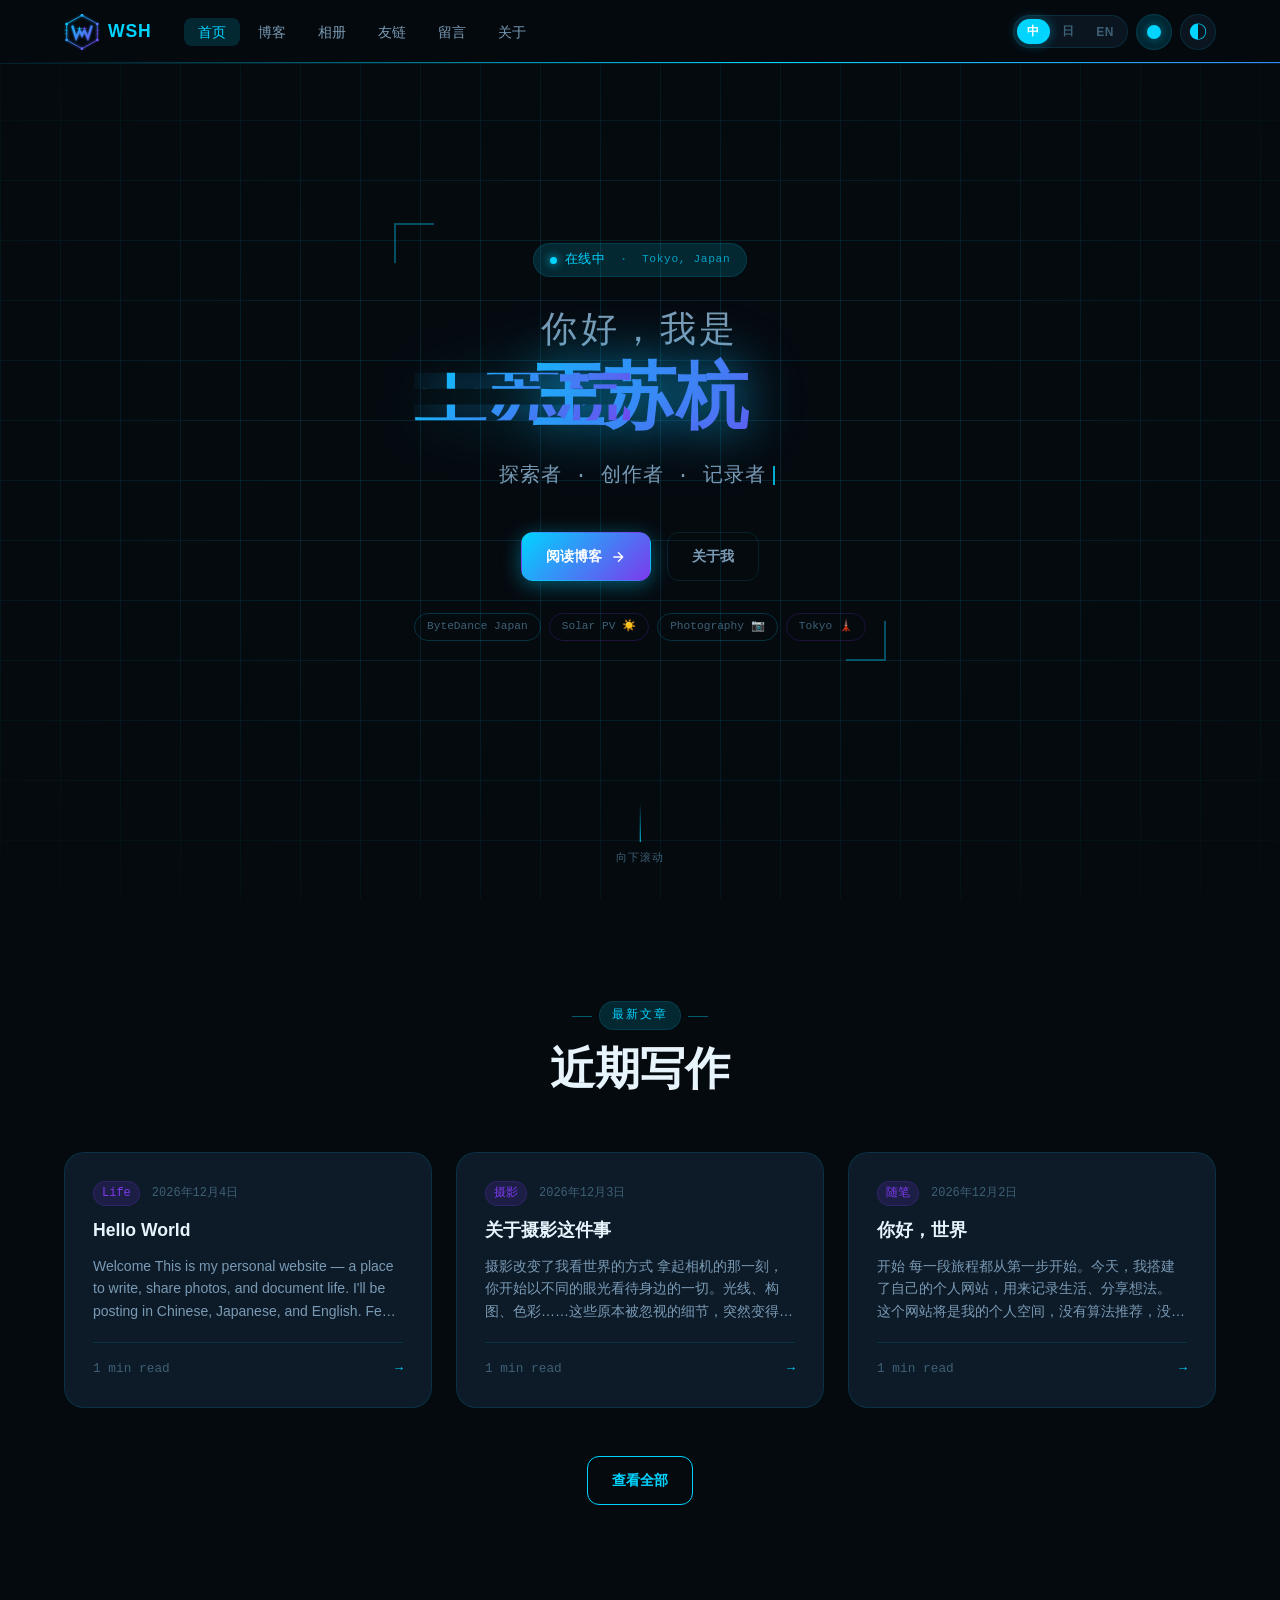
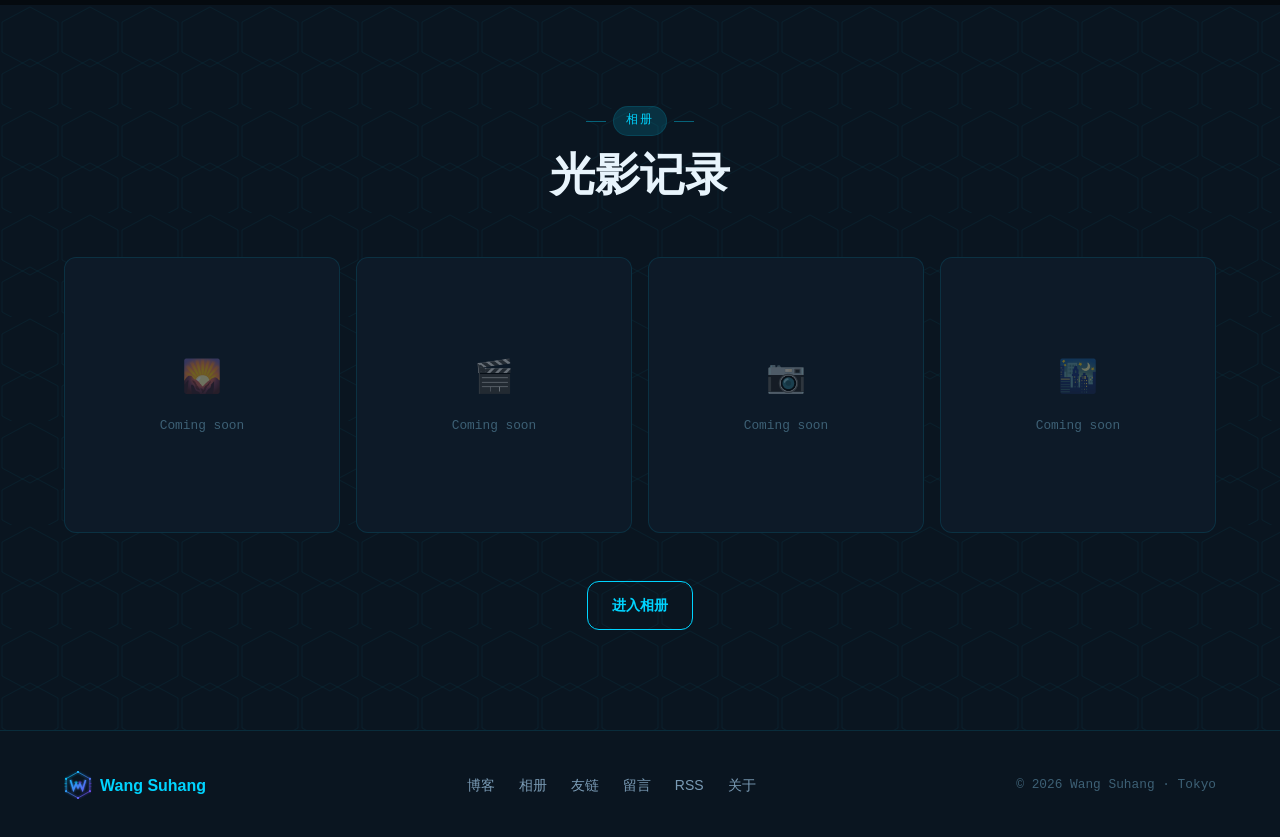
<file: index.html>
<!DOCTYPE html>
<html lang="zh-CN" data-theme="dark">
<head>
  <meta charset="UTF-8">
  <meta name="viewport" content="width=device-width, initial-scale=1.0">
  <title>Wang Suhang — Personal Space</title>
  <meta name="description" content="Wang Suhang's personal website - Blog, Gallery, and more">
  <link rel="stylesheet" href="css/main.css">
  <link rel="stylesheet" href="css/tech.css?v=2">
  <link rel="alternate" type="application/rss+xml" title="Wang Suhang's Blog" href="/feed.html">
  <link rel="icon" href="data:image/svg+xml,<svg xmlns='http://www.w3.org/2000/svg' viewBox='0 0 100 100'><text y='.9em' font-size='90'>⬡</text></svg>">
</head>
<body class="index-page">
  <!-- Matrix rain canvas (behind particles) -->
  <canvas id="matrix" aria-hidden="true"></canvas>
  <!-- Particle canvas -->
  <canvas id="particles" aria-hidden="true"></canvas>
  <!-- Side data streams -->
  <div class="data-stream data-stream-left" aria-hidden="true"></div>
  <div class="data-stream data-stream-right" aria-hidden="true"></div>

  <!-- Navigation -->
  <nav class="nav" id="nav">
    <div class="nav-inner">
      <a href="index.html" class="nav-logo">
        <span class="logo-hex">⬡</span>
        <span class="logo-text">WSH</span>
      </a>
      <ul class="nav-links">
        <li><a href="index.html" class="nav-link active" data-i18n="nav.home">首页</a></li>
        <li><a href="blog.html" class="nav-link" data-i18n="nav.blog">博客</a></li>
        <li><a href="gallery.html" class="nav-link" data-i18n="nav.gallery">相册</a></li>
        <li><a href="friends.html" class="nav-link">友链</a></li>
        <li><a href="guestbook.html" class="nav-link">留言</a></li>
        <li><a href="about.html" class="nav-link" data-i18n="nav.about">关于</a></li>
      </ul>
      <div class="nav-controls">
        <div class="lang-switcher" id="langSwitcher">
          <button class="lang-btn active" data-lang="zh">中</button>
          <button class="lang-btn" data-lang="ja">日</button>
          <button class="lang-btn" data-lang="en">EN</button>
        </div>
        <button class="theme-toggle" id="themeToggle" aria-label="Toggle theme">
          <span class="theme-icon">◐</span>
        </button>
        <button class="menu-toggle" id="menuToggle" aria-label="Menu">
          <span></span><span></span><span></span>
        </button>
      </div>
    </div>
    <div class="mobile-menu" id="mobileMenu">
      <a href="index.html" class="mobile-link" data-i18n="nav.home">首页</a>
      <a href="blog.html" class="mobile-link" data-i18n="nav.blog">博客</a>
      <a href="gallery.html" class="mobile-link" data-i18n="nav.gallery">相册</a>
      <a href="friends.html" class="mobile-link">友链</a>
      <a href="guestbook.html" class="mobile-link">留言</a>
      <a href="about.html" class="mobile-link" data-i18n="nav.about">关于</a>
    </div>
  </nav>

  <!-- Hero Section -->
  <section class="hero">
    <div class="hero-grid" aria-hidden="true"></div>
    <div class="hero-content">
      <div class="hero-badge">
        <span class="badge-dot"></span>
        <span data-i18n="hero.badge">在线中</span>
        <span style="margin-left:6px;opacity:0.5;">·</span>
        <span style="margin-left:6px;font-size:0.7rem;opacity:0.7;">Tokyo, Japan</span>
      </div>
      <h1 class="hero-title">
        <span class="title-line" data-i18n="hero.greeting">你好，我是</span>
        <span class="title-name glitch" data-i18n="hero.name" data-text="王苏杭">王苏杭</span>
      </h1>
      <p class="hero-subtitle typing-text" data-i18n="hero.subtitle">探索者 · 创作者 · 记录者</p>
      <div class="hero-actions">
        <a href="blog.html" class="btn btn-primary">
          <span data-i18n="hero.readBlog">阅读博客</span>
          <svg viewBox="0 0 24 24" fill="none" stroke="currentColor" stroke-width="2"><path d="M5 12h14M12 5l7 7-7 7"/></svg>
        </a>
        <a href="about.html" class="btn btn-ghost">
          <span data-i18n="hero.aboutMe">关于我</span>
        </a>
      </div>

      <!-- Floating tech tags -->
      <div style="display:flex;gap:8px;justify-content:center;flex-wrap:wrap;margin-top:32px;">
        <span style="padding:4px 12px;border:1px solid rgba(0,212,255,0.2);border-radius:999px;font-size:0.7rem;font-family:var(--font-mono);color:var(--text-muted);">ByteDance Japan</span>
        <span style="padding:4px 12px;border:1px solid rgba(124,58,237,0.2);border-radius:999px;font-size:0.7rem;font-family:var(--font-mono);color:var(--text-muted);">Solar PV ☀️</span>
        <span style="padding:4px 12px;border:1px solid rgba(0,212,255,0.2);border-radius:999px;font-size:0.7rem;font-family:var(--font-mono);color:var(--text-muted);">Photography 📷</span>
        <span style="padding:4px 12px;border:1px solid rgba(124,58,237,0.2);border-radius:999px;font-size:0.7rem;font-family:var(--font-mono);color:var(--text-muted);">Tokyo 🗼</span>
      </div>
    </div>
    <div class="hero-scroll" aria-label="Scroll down">
      <div class="scroll-line"></div>
      <span data-i18n="hero.scroll">向下滚动</span>
    </div>
  </section>

  <!-- Latest Posts -->
  <section class="section" id="latest">
    <div class="container">
      <div class="section-header">
        <div class="section-tag" data-i18n="section.latest">最新文章</div>
        <h2 class="section-title" data-i18n="section.latestTitle">近期写作</h2>
      </div>
      <div class="posts-grid" id="latestPosts"></div>
      <div class="section-footer">
        <a href="blog.html" class="btn btn-outline" data-i18n="section.viewAll">查看全部</a>
      </div>
    </div>
  </section>

  <!-- Gallery Preview -->
  <section class="section section-dark" id="gallery-preview">
    <div class="container">
      <div class="section-header">
        <div class="section-tag" data-i18n="section.gallery">相册</div>
        <h2 class="section-title" data-i18n="section.galleryTitle">光影记录</h2>
      </div>
      <div class="gallery-grid" id="galleryPreview"></div>
      <div class="section-footer">
        <a href="gallery.html" class="btn btn-outline" data-i18n="section.viewGallery">进入相册</a>
      </div>
    </div>
  </section>

  <!-- Footer -->
  <footer class="footer">
    <div class="container">
      <div class="footer-inner">
        <div class="footer-brand">
          <span class="logo-hex">⬡</span>
          <span class="footer-name">Wang Suhang</span>
        </div>
        <div class="footer-links">
          <a href="blog.html" data-i18n="nav.blog">博客</a>
          <a href="gallery.html" data-i18n="nav.gallery">相册</a>
          <a href="friends.html">友链</a>
          <a href="guestbook.html">留言</a>
          <a href="feed.html">RSS</a>
          <a href="about.html" data-i18n="nav.about">关于</a>
        </div>
        <div class="footer-copy">© 2026 Wang Suhang · Tokyo</div>
      </div>
    </div>
  </footer>

  <script src="js/i18n.js"></script>
  <script src="js/theme.js"></script>
  <script src="js/matrix.js?v=3"></script>
  <script src="js/shooting-stars.js"></script>
  <script src="js/demo-data.js"></script>
  <script src="js/video.js"></script>
  <script src="js/main.js"></script>
  <script src="js/effects.js"></script>
  <script src="js/logo.js"></script>
  <script src="js/fx-panel.js"></script>
  <script src="js/bg-switcher.js"></script>
</body>
</html>
</file>
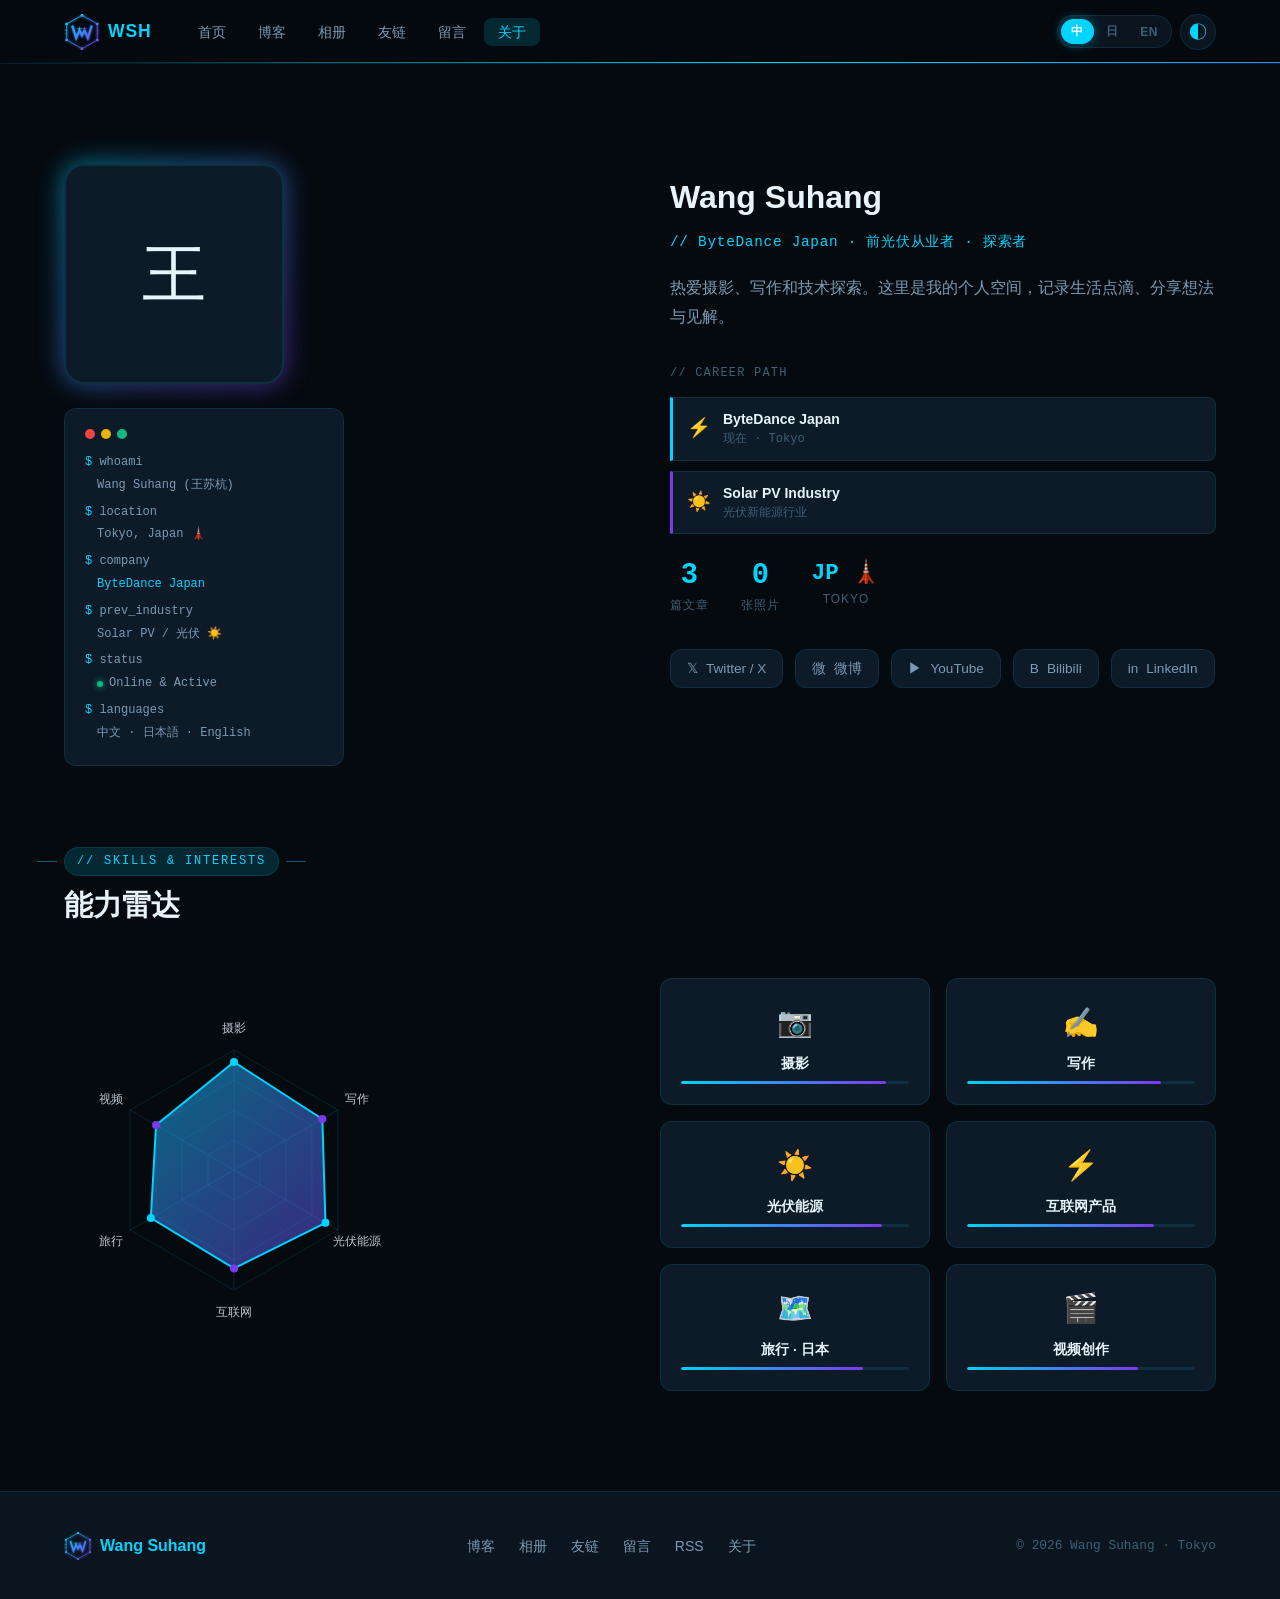
<file: about.html>
<!DOCTYPE html>
<html lang="zh-CN" data-theme="dark">
<head>
  <meta charset="UTF-8">
  <meta name="viewport" content="width=device-width, initial-scale=1.0">
  <title>关于 — Wang Suhang</title>
  <link rel="stylesheet" href="css/main.css">
  <link rel="stylesheet" href="css/tech.css?v=2">
  <link rel="icon" href="data:image/svg+xml,<svg xmlns='http://www.w3.org/2000/svg' viewBox='0 0 100 100'><text y='.9em' font-size='90'>⬡</text></svg>">
</head>
<body>
  <canvas id="matrix" aria-hidden="true"></canvas>
  <canvas id="particles" aria-hidden="true"></canvas>
  <div class="data-stream data-stream-left" aria-hidden="true"></div>
  <div class="data-stream data-stream-right" aria-hidden="true"></div>

  <nav class="nav" id="nav">
    <div class="nav-inner">
      <a href="index.html" class="nav-logo">
        <span class="logo-hex">⬡</span><span class="logo-text">WSH</span>
      </a>
      <ul class="nav-links">
        <li><a href="index.html" class="nav-link" data-i18n="nav.home">首页</a></li>
        <li><a href="blog.html" class="nav-link" data-i18n="nav.blog">博客</a></li>
        <li><a href="gallery.html" class="nav-link" data-i18n="nav.gallery">相册</a></li>
        <li><a href="friends.html" class="nav-link">友链</a></li>
        <li><a href="guestbook.html" class="nav-link">留言</a></li>
        <li><a href="about.html" class="nav-link active" data-i18n="nav.about">关于</a></li>
      </ul>
      <div class="nav-controls">
        <div class="lang-switcher" id="langSwitcher">
          <button class="lang-btn active" data-lang="zh">中</button>
          <button class="lang-btn" data-lang="ja">日</button>
          <button class="lang-btn" data-lang="en">EN</button>
        </div>
        <button class="theme-toggle" id="themeToggle"><span class="theme-icon">◐</span></button>
        <button class="menu-toggle" id="menuToggle"><span></span><span></span><span></span></button>
      </div>
    </div>
    <div class="mobile-menu" id="mobileMenu">
      <a href="index.html" class="mobile-link" data-i18n="nav.home">首页</a>
      <a href="blog.html" class="mobile-link" data-i18n="nav.blog">博客</a>
      <a href="gallery.html" class="mobile-link" data-i18n="nav.gallery">相册</a>
      <a href="friends.html" class="mobile-link">友链</a>
      <a href="guestbook.html" class="mobile-link">留言</a>
      <a href="about.html" class="mobile-link" data-i18n="nav.about">关于</a>
    </div>
  </nav>

  <main style="padding-top: var(--nav-height);">
    <div class="section">
      <div class="container">
        <div class="about-grid">

          <!-- Left: Avatar + Terminal -->
          <div class="about-avatar fade-in">
            <div style="position:relative;display:inline-block;">
              <div class="avatar-glow"></div>
              <div class="avatar-frame" style="font-size:4rem;">王</div>
            </div>

            <!-- Terminal block -->
            <div style="margin-top:24px;background:var(--bg-card);border:1px solid var(--border);border-radius:var(--radius);padding:20px;font-family:var(--font-mono);font-size:0.75rem;color:var(--text-secondary);line-height:1.9;">
              <div style="display:flex;gap:6px;margin-bottom:12px;">
                <span style="width:10px;height:10px;border-radius:50%;background:#ef4444;"></span>
                <span style="width:10px;height:10px;border-radius:50%;background:#eab308;"></span>
                <span style="width:10px;height:10px;border-radius:50%;background:#10b981;"></span>
              </div>
              <div><span style="color:var(--accent);">$ </span>whoami</div>
              <div style="padding-left:12px;">Wang Suhang (王苏杭)</div>
              <div style="margin-top:4px;"><span style="color:var(--accent);">$ </span>location</div>
              <div style="padding-left:12px;">Tokyo, Japan 🗼</div>
              <div style="margin-top:4px;"><span style="color:var(--accent);">$ </span>company</div>
              <div style="padding-left:12px;color:#00d4ff;">ByteDance Japan</div>
              <div style="margin-top:4px;"><span style="color:var(--accent);">$ </span>prev_industry</div>
              <div style="padding-left:12px;">Solar PV / 光伏 ☀️</div>
              <div style="margin-top:4px;"><span style="color:var(--accent);">$ </span>status</div>
              <div style="padding-left:12px;display:flex;align-items:center;gap:6px;">
                <span style="width:6px;height:6px;border-radius:50%;background:#10b981;box-shadow:0 0 6px #10b981;display:inline-block;animation:pulse 2s infinite;"></span>
                Online &amp; Active
              </div>
              <div style="margin-top:4px;"><span style="color:var(--accent);">$ </span>languages</div>
              <div style="padding-left:12px;">中文 · 日本語 · English</div>
            </div>
          </div>

          <!-- Right: Info -->
          <div class="about-info fade-in">
            <h1 class="about-name">Wang Suhang</h1>
            <div class="about-tagline">// ByteDance Japan · 前光伏从业者 · 探索者</div>
            <p class="about-bio" data-i18n="about.bio">
              在字节跳动日本工作，曾深耕光伏新能源行业。热爱摄影、写作和技术探索，在两个截然不同的行业间穿行，深感跨界思维的力量。这里是我的个人空间，记录生活、分享见解、留住美好瞬间。
            </p>

            <!-- Career timeline -->
            <div style="margin-bottom:28px;">
              <div style="font-size:0.75rem;font-family:var(--font-mono);color:var(--text-muted);letter-spacing:0.1em;text-transform:uppercase;margin-bottom:14px;">// Career Path</div>
              <div style="display:flex;flex-direction:column;gap:10px;">
                <div style="display:flex;align-items:center;gap:12px;padding:10px 14px;background:var(--bg-card);border:1px solid var(--border);border-left:3px solid var(--accent);border-radius:0 var(--radius-sm) var(--radius-sm) 0;">
                  <span style="font-size:1.2rem;">⚡</span>
                  <div>
                    <div style="font-weight:600;font-size:0.875rem;">ByteDance Japan</div>
                    <div style="font-size:0.75rem;color:var(--text-muted);font-family:var(--font-mono);">现在 · Tokyo</div>
                  </div>
                </div>
                <div style="display:flex;align-items:center;gap:12px;padding:10px 14px;background:var(--bg-card);border:1px solid var(--border);border-left:3px solid var(--accent2);border-radius:0 var(--radius-sm) var(--radius-sm) 0;">
                  <span style="font-size:1.2rem;">☀️</span>
                  <div>
                    <div style="font-weight:600;font-size:0.875rem;">Solar PV Industry</div>
                    <div style="font-size:0.75rem;color:var(--text-muted);font-family:var(--font-mono);">光伏新能源行业</div>
                  </div>
                </div>
              </div>
            </div>

            <div class="about-stats">
              <div class="stat-item">
                <span class="stat-num" id="statPosts" data-count="0">0</span>
                <span class="stat-label" data-i18n="about.posts">篇文章</span>
              </div>
              <div class="stat-item">
                <span class="stat-num" id="statPhotos" data-count="0">0</span>
                <span class="stat-label" data-i18n="about.photos">张照片</span>
              </div>
              <div class="stat-item">
                <span class="stat-num" style="font-size:1.4rem;">JP 🗼</span>
                <span class="stat-label">Tokyo</span>
              </div>
            </div>

            <div class="social-links">
              <a href="#" class="social-link"><span>𝕏</span> Twitter / X</a>
              <a href="#" class="social-link"><span>微</span> 微博</a>
              <a href="#" class="social-link"><span>▶</span> YouTube</a>
              <a href="#" class="social-link"><span>B</span> Bilibili</a>
              <a href="#" class="social-link"><span>in</span> LinkedIn</a>
            </div>
          </div>
        </div>

        <!-- Radar + Skills -->
        <div class="skills-section fade-in">
          <div class="section-header" style="text-align:left;">
            <div class="section-tag">// Skills &amp; Interests</div>
            <h2 class="section-title" style="font-size:1.8rem;">能力雷达</h2>
          </div>

          <div style="display:grid;grid-template-columns:1fr 1fr;gap:40px;align-items:start;margin-top:32px;">
            <!-- Radar chart -->
            <div class="radar-wrap" style="justify-content:flex-start;">
              <canvas id="radarChart" style="max-width:340px;width:100%;"></canvas>
            </div>

            <!-- Skill cards -->
            <div class="skills-grid" style="margin-top:0;">
              <div class="skill-card" data-level="0.9">
                <div class="skill-icon">📷</div>
                <div class="skill-name">摄影</div>
                <div class="skill-bar"><div class="skill-fill"></div></div>
              </div>
              <div class="skill-card" data-level="0.85">
                <div class="skill-icon">✍️</div>
                <div class="skill-name">写作</div>
                <div class="skill-bar"><div class="skill-fill"></div></div>
              </div>
              <div class="skill-card" data-level="0.88">
                <div class="skill-icon">☀️</div>
                <div class="skill-name">光伏能源</div>
                <div class="skill-bar"><div class="skill-fill"></div></div>
              </div>
              <div class="skill-card" data-level="0.82">
                <div class="skill-icon">⚡</div>
                <div class="skill-name">互联网产品</div>
                <div class="skill-bar"><div class="skill-fill"></div></div>
              </div>
              <div class="skill-card" data-level="0.8">
                <div class="skill-icon">🗺️</div>
                <div class="skill-name">旅行 · 日本</div>
                <div class="skill-bar"><div class="skill-fill"></div></div>
              </div>
              <div class="skill-card" data-level="0.75">
                <div class="skill-icon">🎬</div>
                <div class="skill-name">视频创作</div>
                <div class="skill-bar"><div class="skill-fill"></div></div>
              </div>
            </div>
          </div>
        </div>

      </div>
    </div>
  </main>

  <footer class="footer">
    <div class="container">
      <div class="footer-inner">
        <div class="footer-brand"><span class="logo-hex">⬡</span><span class="footer-name">Wang Suhang</span></div>
        <div class="footer-links">
          <a href="blog.html" data-i18n="nav.blog">博客</a>
          <a href="gallery.html" data-i18n="nav.gallery">相册</a>
          <a href="friends.html">友链</a>
          <a href="guestbook.html">留言</a>
          <a href="feed.html">RSS</a>
          <a href="about.html" data-i18n="nav.about">关于</a>
        </div>
        <div class="footer-copy">© 2026 Wang Suhang · Tokyo</div>
      </div>
    </div>
  </footer>

  <script src="js/i18n.js"></script>
  <script src="js/theme.js"></script>
  <script src="js/matrix.js?v=3"></script>
  <script src="js/shooting-stars.js"></script>
  <script src="js/demo-data.js"></script>
  <script src="js/main.js"></script>
  <script src="js/video.js"></script>
  <script src="js/effects.js"></script>
  <script src="js/logo.js"></script>
  <script src="js/fx-panel.js"></script>
  <script src="js/about-page.js"></script>
  <script>
    document.addEventListener('DOMContentLoaded', () => {
      drawRadar('radarChart',
        ['摄影','写作','光伏能源','互联网','旅行','视频'],
        [0.9, 0.85, 0.88, 0.82, 0.8, 0.75]
      );
    });
  </script>
</body>
</html>
</file>
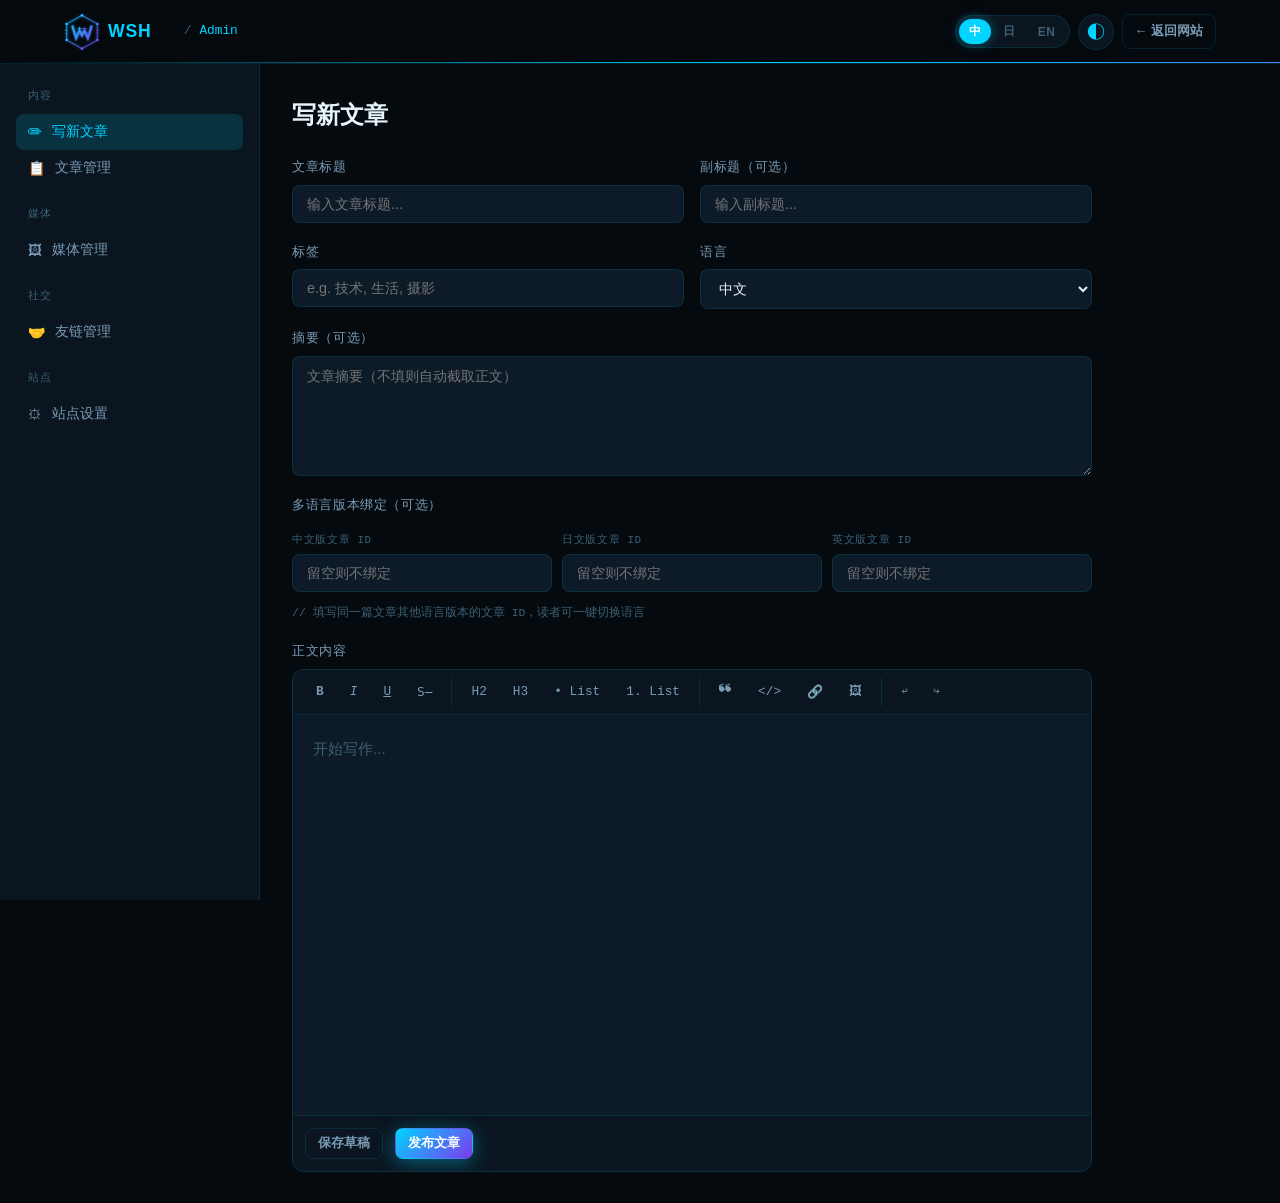
<file: admin.html>
<!DOCTYPE html>
<html lang="zh-CN" data-theme="dark">
<head>
  <meta charset="UTF-8">
  <meta name="viewport" content="width=device-width, initial-scale=1.0">
  <title>后台管理 — Wang Suhang</title>
  <link rel="stylesheet" href="css/main.css">
  <link rel="stylesheet" href="css/tech.css?v=2">
  <link rel="stylesheet" href="css/features.css">
  <link rel="icon" href="data:image/svg+xml,<svg xmlns='http://www.w3.org/2000/svg' viewBox='0 0 100 100'><text y='.9em' font-size='90'>⬡</text></svg>">
</head>
<body>
  <nav class="nav" id="nav">
    <div class="nav-inner">
      <a href="index.html" class="nav-logo">
        <span class="logo-hex">⬡</span><span class="logo-text">WSH</span>
      </a>
      <div style="flex:1;display:flex;align-items:center;gap:8px;font-family:var(--font-mono);font-size:0.8rem;color:var(--text-muted);">
        <span>/</span><span style="color:var(--accent);">Admin</span>
      </div>
      <div class="nav-controls">
        <div class="lang-switcher" id="langSwitcher">
          <button class="lang-btn active" data-lang="zh">中</button>
          <button class="lang-btn" data-lang="ja">日</button>
          <button class="lang-btn" data-lang="en">EN</button>
        </div>
        <button class="theme-toggle" id="themeToggle"><span class="theme-icon">◐</span></button>
        <a href="index.html" class="btn btn-ghost btn-sm" style="font-size:0.8rem;">← 返回网站</a>
      </div>
    </div>
  </nav>

  <div class="admin-layout">
    <aside class="admin-sidebar">
      <div class="admin-nav-title">内容</div>
      <button class="admin-nav-link active" data-panel="new-post">
        <span>✏</span> <span data-i18n="admin.newPost">写新文章</span>
      </button>
      <button class="admin-nav-link" data-panel="posts-list">
        <span>📋</span> <span data-i18n="admin.posts">文章管理</span>
      </button>
      <div class="admin-nav-title">媒体</div>
      <button class="admin-nav-link" data-panel="media">
        <span>🖼</span> <span data-i18n="admin.gallery">媒体管理</span>
      </button>
      <div class="admin-nav-title">社交</div>
      <button class="admin-nav-link" data-panel="friends-admin">
        <span>🤝</span> 友链管理
      </button>
      <div class="admin-nav-title">站点</div>
      <button class="admin-nav-link" data-panel="settings">
        <span>⚙</span> <span data-i18n="admin.settings">站点设置</span>
      </button>
    </aside>

    <main class="admin-main">

      <!-- Panel: New/Edit Post -->
      <div id="panelNewPost" class="admin-panel">
        <h2 class="admin-title" id="editorTitle" data-i18n="admin.newPost">写新文章</h2>
        <div class="editor-form">
          <input type="hidden" id="editingId">
          <div class="form-row">
            <div class="form-group">
              <label class="form-label" data-i18n="admin.title">文章标题</label>
              <input type="text" class="form-input" id="postTitle" placeholder="输入文章标题...">
            </div>
            <div class="form-group">
              <label class="form-label" data-i18n="admin.subtitle">副标题</label>
              <input type="text" class="form-input" id="postSubtitle" placeholder="输入副标题...">
            </div>
          </div>
          <div class="form-row">
            <div class="form-group">
              <label class="form-label" data-i18n="admin.tag">标签</label>
              <input type="text" class="form-input" id="postTag" placeholder="e.g. 技术, 生活, 摄影">
            </div>
            <div class="form-group">
              <label class="form-label" data-i18n="admin.lang">语言</label>
              <select class="form-select" id="postLang">
                <option value="zh">中文</option>
                <option value="ja">日本語</option>
                <option value="en">English</option>
              </select>
            </div>
          </div>
          <div class="form-group">
            <label class="form-label">摘要（可选）</label>
            <textarea class="form-textarea" id="postExcerpt" rows="2" placeholder="文章摘要（不填则自动截取正文）"></textarea>
          </div>

          <!-- Multilingual binding -->
          <div class="form-group">
            <label class="form-label" style="margin-bottom:10px;">多语言版本绑定（可选）</label>
            <div class="linked-posts-row">
              <div class="linked-post-field">
                <span class="linked-post-label">中文版文章 ID</span>
                <input type="text" class="form-input" id="linkedZh" placeholder="留空则不绑定">
              </div>
              <div class="linked-post-field">
                <span class="linked-post-label">日文版文章 ID</span>
                <input type="text" class="form-input" id="linkedJa" placeholder="留空则不绑定">
              </div>
              <div class="linked-post-field">
                <span class="linked-post-label">英文版文章 ID</span>
                <input type="text" class="form-input" id="linkedEn" placeholder="留空则不绑定">
              </div>
            </div>
            <div style="font-size:0.72rem;color:var(--text-muted);margin-top:6px;font-family:var(--font-mono);">
              // 填写同一篇文章其他语言版本的文章 ID，读者可一键切换语言
            </div>
          </div>

          <div class="form-group">
            <label class="form-label" data-i18n="admin.content">正文内容</label>
            <div class="editor-area">
              <div class="editor-toolbar">
                <button class="toolbar-btn" data-cmd="bold"><b>B</b></button>
                <button class="toolbar-btn" data-cmd="italic"><i>I</i></button>
                <button class="toolbar-btn" data-cmd="underline"><u>U</u></button>
                <button class="toolbar-btn" data-cmd="strikeThrough">S̶</button>
                <span style="width:1px;background:var(--border);margin:0 4px;align-self:stretch;"></span>
                <button class="toolbar-btn" data-cmd="h2">H2</button>
                <button class="toolbar-btn" data-cmd="h3">H3</button>
                <button class="toolbar-btn" data-cmd="insertUnorderedList">• List</button>
                <button class="toolbar-btn" data-cmd="insertOrderedList">1. List</button>
                <span style="width:1px;background:var(--border);margin:0 4px;align-self:stretch;"></span>
                <button class="toolbar-btn" data-cmd="blockquote">❝</button>
                <button class="toolbar-btn" data-cmd="code">&lt;/&gt;</button>
                <button class="toolbar-btn" data-cmd="link">🔗</button>
                <button class="toolbar-btn" data-cmd="image">🖼</button>
                <span style="width:1px;background:var(--border);margin:0 4px;align-self:stretch;"></span>
                <button class="toolbar-btn" data-cmd="undo">↩</button>
                <button class="toolbar-btn" data-cmd="redo">↪</button>
              </div>
              <div class="editor-content" id="editorContent" contenteditable="true" data-placeholder="开始写作..."></div>
              <div class="editor-actions">
                <button class="btn btn-ghost btn-sm" id="btnSaveDraft" data-i18n="admin.save">保存草稿</button>
                <button class="btn btn-primary btn-sm" id="btnPublish" data-i18n="admin.publish">发布文章</button>
                <button class="btn btn-ghost btn-sm" id="btnCancelEdit" style="display:none;">取消编辑</button>
                <span id="editorStatus" style="font-size:0.75rem;font-family:var(--font-mono);color:var(--text-muted);margin-left:auto;"></span>
              </div>
            </div>
          </div>
        </div>
      </div>

      <!-- Panel: Posts List -->
      <div id="panelPostsList" class="admin-panel" style="display:none;">
        <div style="display:flex;align-items:center;justify-content:space-between;margin-bottom:24px;">
          <h2 class="admin-title" style="margin:0;" data-i18n="admin.posts">文章管理</h2>
          <button class="btn btn-primary btn-sm" id="btnNewPost2">+ 写新文章</button>
        </div>
        <div class="admin-posts-list" id="adminPostsList"></div>
      </div>

      <!-- Panel: Media -->
      <div id="panelMedia" class="admin-panel" style="display:none;">
        <h2 class="admin-title" data-i18n="admin.gallery">媒体管理</h2>

        <!-- Video Link Add -->
        <div class="video-add-form">
          <div style="font-size:0.8rem;font-family:var(--font-mono);color:var(--text-muted);letter-spacing:0.1em;text-transform:uppercase;margin-bottom:12px;">
            ▶ 添加 YouTube / Bilibili 视频
          </div>
          <div style="display:flex;gap:12px;flex-wrap:wrap;align-items:flex-end;">
            <div class="form-group" style="flex:1;min-width:240px;">
              <label class="form-label">视频链接或 ID</label>
              <input type="text" class="form-input" id="videoUrlInput"
                placeholder="https://youtube.com/watch?v=... 或 BV1xxxx">
            </div>
            <div class="form-group" style="min-width:180px;">
              <label class="form-label">标题（可选）</label>
              <input type="text" class="form-input" id="videoTitleInput" placeholder="视频标题...">
            </div>
            <button class="btn btn-primary btn-sm" id="btnAddVideo" style="height:40px;align-self:flex-end;">+ 添加视频</button>
          </div>
          <div id="videoParseMsg" style="font-size:0.75rem;font-family:var(--font-mono);margin-top:8px;min-height:18px;"></div>
        </div>

        <!-- File Upload Area -->
        <div class="upload-area" id="uploadArea" style="
          border: 2px dashed var(--border); border-radius: var(--radius-lg);
          padding: 48px 24px; text-align: center; cursor: pointer;
          transition: all var(--transition); margin-bottom: 32px; background: var(--bg-card);">
          <div style="font-size:2.5rem;margin-bottom:12px;">⊕</div>
          <div style="font-weight:600;margin-bottom:6px;" data-i18n="admin.dragDrop">拖放文件至此，或点击上传</div>
          <div style="font-size:0.8rem;color:var(--text-muted);" data-i18n="admin.supportedFormats">支持 JPG, PNG, GIF, WebP, MP4, MOV</div>
          <input type="file" id="fileInput" multiple accept="image/*,video/*" style="display:none;">
        </div>

        <!-- Media Grid -->
        <div class="gallery-main" id="mediaGrid" style="gap:16px;"></div>
      </div>

      <!-- Panel: Friends Admin -->
      <div id="panelFriendsAdmin" class="admin-panel" style="display:none;">
        <div style="display:flex;align-items:center;justify-content:space-between;margin-bottom:24px;">
          <h2 class="admin-title" style="margin:0;">友链管理</h2>
        </div>

        <!-- Add friend form -->
        <div class="guestbook-form-card" style="margin-bottom:32px;">
          <div class="guestbook-form-title">添加友链</div>
          <div style="display:flex;flex-direction:column;gap:12px;">
            <div style="display:grid;grid-template-columns:1fr 1fr;gap:12px;">
              <div class="form-group">
                <label class="form-label">网站名称 *</label>
                <input type="text" class="form-input" id="friendName" placeholder="网站名称...">
              </div>
              <div class="form-group">
                <label class="form-label">网站地址 *</label>
                <input type="text" class="form-input" id="friendUrl" placeholder="https://...">
              </div>
            </div>
            <div style="display:grid;grid-template-columns:1fr 1fr;gap:12px;">
              <div class="form-group">
                <label class="form-label">一句话描述 *</label>
                <input type="text" class="form-input" id="friendDesc" placeholder="简短介绍...">
              </div>
              <div class="form-group">
                <label class="form-label">头像（emoji 或图片链接）</label>
                <input type="text" class="form-input" id="friendAvatar" placeholder="🌟 或 https://...">
              </div>
            </div>
            <div>
              <button class="btn btn-primary btn-sm" id="btnAddFriend">+ 添加友链</button>
            </div>
          </div>
        </div>

        <!-- Friends list -->
        <div id="friendsAdminList" style="display:flex;flex-direction:column;gap:10px;"></div>
      </div>

      <!-- Panel: Settings -->
      <div id="panelSettings" class="admin-panel" style="display:none;">
        <h2 class="admin-title" data-i18n="admin.settings">站点设置</h2>
        <div class="editor-form" style="max-width:540px;">
          <div class="form-group">
            <label class="form-label">站点名称</label>
            <input type="text" class="form-input" id="settingSiteName" value="Wang Suhang">
          </div>
          <div class="form-group">
            <label class="form-label">个人简介</label>
            <textarea class="form-textarea" id="settingBio" rows="3">在字节跳动日本工作，曾深耕光伏新能源行业。热爱摄影、写作和探索。</textarea>
          </div>
          <div class="form-group">
            <label class="form-label">Twitter / X 链接</label>
            <input type="text" class="form-input" id="settingTwitter" placeholder="https://twitter.com/...">
          </div>
          <div class="form-group">
            <label class="form-label">微博链接</label>
            <input type="text" class="form-input" id="settingWeibo" placeholder="https://weibo.com/...">
          </div>
          <div class="form-group">
            <label class="form-label">YouTube 频道</label>
            <input type="text" class="form-input" id="settingYoutube" placeholder="https://youtube.com/@...">
          </div>
          <div class="form-group">
            <label class="form-label">Bilibili 主页</label>
            <input type="text" class="form-input" id="settingBilibili" placeholder="https://space.bilibili.com/...">
          </div>
          <div class="form-group">
            <label class="form-label">LinkedIn 链接</label>
            <input type="text" class="form-input" id="settingLinkedin" placeholder="https://linkedin.com/in/...">
          </div>

          <div style="margin:24px 0 12px;padding-top:20px;border-top:1px solid var(--border);">
            <div style="font-size:0.75rem;font-family:var(--font-mono);color:var(--accent);letter-spacing:.1em;text-transform:uppercase;margin-bottom:16px;">
              💬 Giscus 评论系统配置
            </div>
            <div style="font-size:0.78rem;color:var(--text-muted);margin-bottom:16px;line-height:1.6;">
              前往 <a href="https://giscus.app" target="_blank" rel="noopener" style="color:var(--accent);">giscus.app</a> 获取以下配置信息。需要先在 GitHub 仓库中启用 Discussions 功能。
            </div>
          </div>
          <div class="form-group">
            <label class="form-label">GitHub 仓库 (data-repo)</label>
            <input type="text" class="form-input" id="settingGiscusRepo" placeholder="username/repo">
          </div>
          <div class="form-group">
            <label class="form-label">Repo ID (data-repo-id)</label>
            <input type="text" class="form-input" id="settingGiscusRepoId" placeholder="R_kgDO...">
          </div>
          <div class="form-group">
            <label class="form-label">Discussion Category (data-category)</label>
            <input type="text" class="form-input" id="settingGiscusCategory" placeholder="General">
          </div>
          <div class="form-group">
            <label class="form-label">Category ID (data-category-id)</label>
            <input type="text" class="form-input" id="settingGiscusCategoryId" placeholder="DIC_kwDO...">
          </div>

          <button class="btn btn-primary" id="btnSaveSettings" style="margin-top:8px;">保存设置</button>
        </div>
      </div>

    </main>
  </div>

  <div id="toast" class="toast"></div>

  <script src="js/i18n.js"></script>
  <script src="js/theme.js"></script>
  <script src="js/demo-data.js"></script>
  <script src="js/video.js"></script>
  <script src="js/main.js"></script>
  <script src="js/friends.js"></script>
  <script src="js/logo.js"></script>
  <script src="js/admin.js"></script>
</body>
</html>
</file>
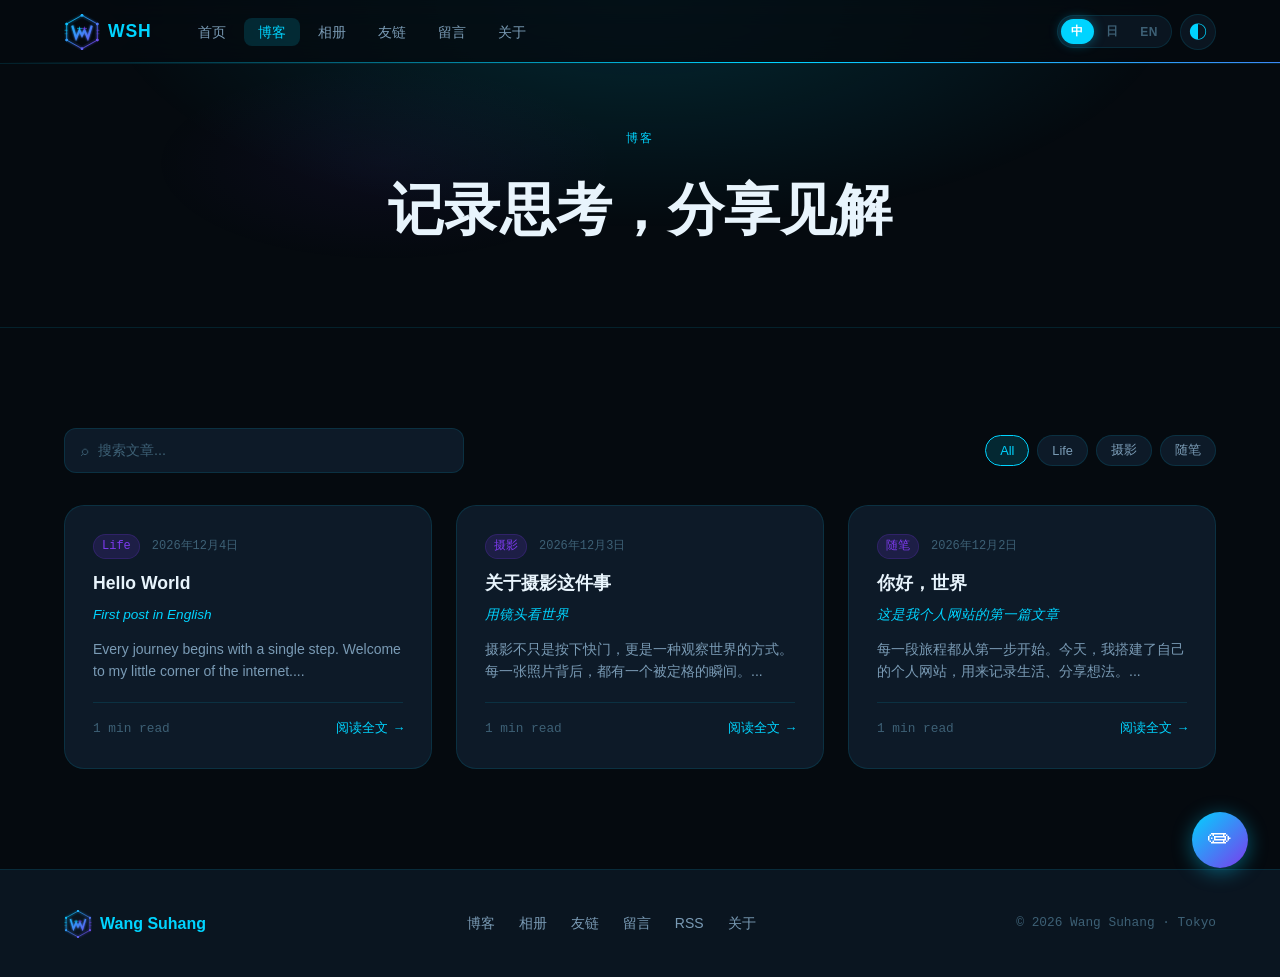
<file: blog.html>
<!DOCTYPE html>
<html lang="zh-CN" data-theme="dark">
<head>
  <meta charset="UTF-8">
  <meta name="viewport" content="width=device-width, initial-scale=1.0">
  <title>博客 — Wang Suhang</title>
  <link rel="stylesheet" href="css/main.css">
  <link rel="stylesheet" href="css/tech.css?v=2">
  <link rel="alternate" type="application/rss+xml" title="Wang Suhang's Blog" href="/feed.html">
  <link rel="icon" href="data:image/svg+xml,<svg xmlns='http://www.w3.org/2000/svg' viewBox='0 0 100 100'><text y='.9em' font-size='90'>⬡</text></svg>">
</head>
<body>
  <canvas id="matrix" aria-hidden="true"></canvas>
  <canvas id="particles" aria-hidden="true"></canvas>
  <div class="data-stream data-stream-left" aria-hidden="true"></div>
  <div class="data-stream data-stream-right" aria-hidden="true"></div>

  <nav class="nav" id="nav">
    <div class="nav-inner">
      <a href="index.html" class="nav-logo">
        <span class="logo-hex">⬡</span><span class="logo-text">WSH</span>
      </a>
      <ul class="nav-links">
        <li><a href="index.html" class="nav-link" data-i18n="nav.home">首页</a></li>
        <li><a href="blog.html" class="nav-link active" data-i18n="nav.blog">博客</a></li>
        <li><a href="gallery.html" class="nav-link" data-i18n="nav.gallery">相册</a></li>
        <li><a href="friends.html" class="nav-link">友链</a></li>
        <li><a href="guestbook.html" class="nav-link">留言</a></li>
        <li><a href="about.html" class="nav-link" data-i18n="nav.about">关于</a></li>
      </ul>
      <div class="nav-controls">
        <div class="lang-switcher" id="langSwitcher">
          <button class="lang-btn active" data-lang="zh">中</button>
          <button class="lang-btn" data-lang="ja">日</button>
          <button class="lang-btn" data-lang="en">EN</button>
        </div>
        <button class="theme-toggle" id="themeToggle"><span class="theme-icon">◐</span></button>
        <button class="menu-toggle" id="menuToggle"><span></span><span></span><span></span></button>
      </div>
    </div>
    <div class="mobile-menu" id="mobileMenu">
      <a href="index.html" class="mobile-link" data-i18n="nav.home">首页</a>
      <a href="blog.html" class="mobile-link" data-i18n="nav.blog">博客</a>
      <a href="gallery.html" class="mobile-link" data-i18n="nav.gallery">相册</a>
      <a href="friends.html" class="mobile-link">友链</a>
      <a href="guestbook.html" class="mobile-link">留言</a>
      <a href="about.html" class="mobile-link" data-i18n="nav.about">关于</a>
    </div>
  </nav>

  <header class="page-header">
    <div class="page-header-bg"></div>
    <div class="container page-header-content">
      <div class="page-tag mono" data-i18n="blog.title">博客</div>
      <h1 class="page-title" data-i18n="blog.subtitle">记录思考，分享见解</h1>
    </div>
  </header>

  <main class="section">
    <div class="container">
      <div class="blog-controls">
        <div class="search-box">
          <span class="search-icon">⌕</span>
          <input type="text" id="searchInput" data-i18n-placeholder="blog.search" placeholder="搜索文章...">
        </div>
        <div class="tag-filters" id="tagFilters">
          <button class="tag-filter active" data-tag="all">All</button>
        </div>
      </div>
      <div class="posts-grid" id="postsGrid"></div>
    </div>
  </main>

  <footer class="footer">
    <div class="container">
      <div class="footer-inner">
        <div class="footer-brand"><span class="logo-hex">⬡</span><span class="footer-name">Wang Suhang</span></div>
        <div class="footer-links">
          <a href="blog.html" data-i18n="nav.blog">博客</a>
          <a href="gallery.html" data-i18n="nav.gallery">相册</a>
          <a href="friends.html">友链</a>
          <a href="guestbook.html">留言</a>
          <a href="feed.html">RSS</a>
          <a href="about.html" data-i18n="nav.about">关于</a>
        </div>
        <div class="footer-copy">© 2026 Wang Suhang · Tokyo</div>
      </div>
    </div>
  </footer>

  <a href="admin.html" class="admin-fab" title="Write">✏</a>

  <script src="js/i18n.js"></script>
  <script src="js/theme.js"></script>
  <script src="js/matrix.js?v=3"></script>
  <script src="js/shooting-stars.js"></script>
  <script src="js/demo-data.js"></script>
  <script src="js/video.js"></script>
  <script src="js/main.js"></script>
  <script src="js/effects.js"></script>
  <script src="js/logo.js"></script>
  <script src="js/fx-panel.js"></script>
  <script src="js/blog-page.js"></script>
</body>
</html>
</file>
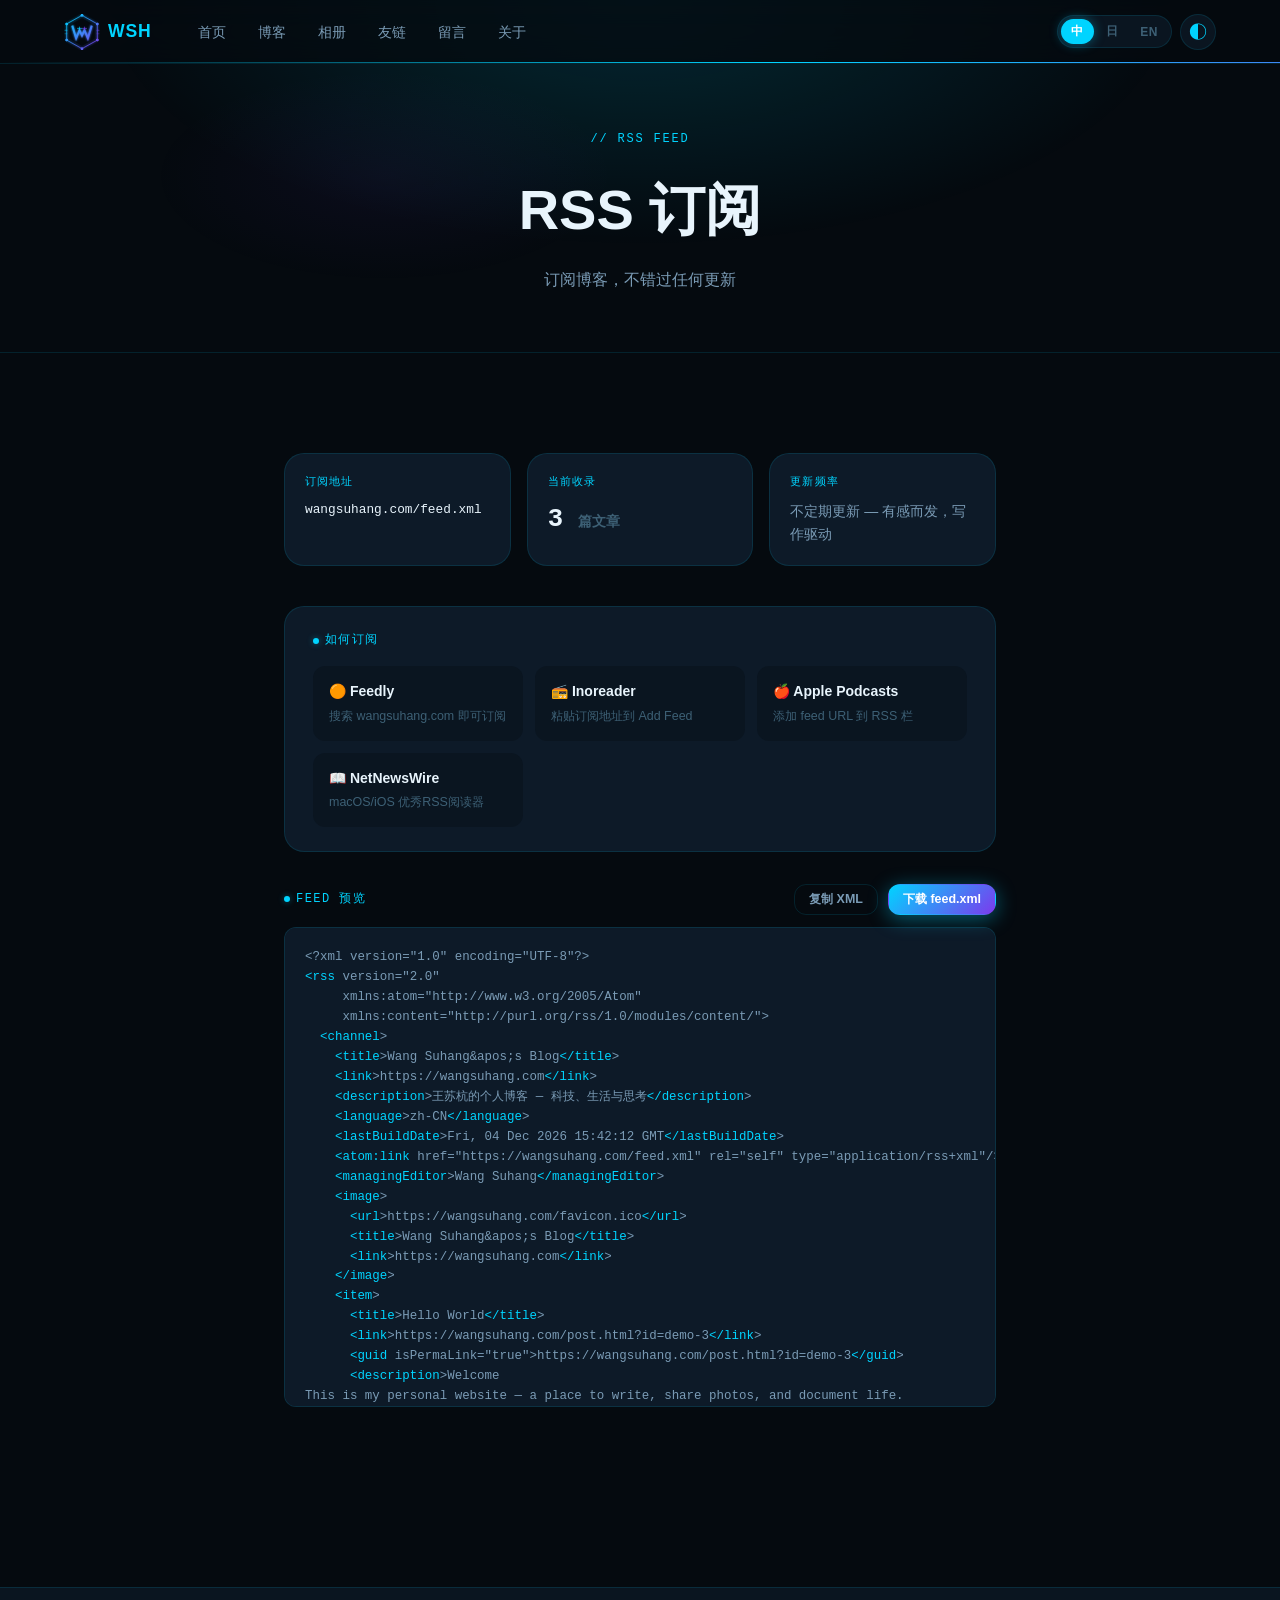
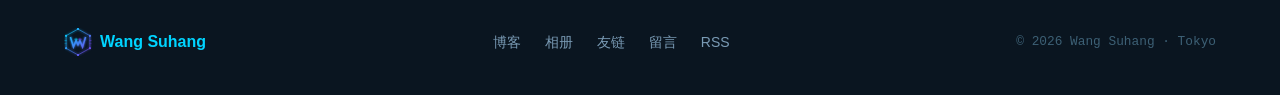
<file: feed.html>
<!DOCTYPE html>
<html lang="zh-CN" data-theme="dark">
<head>
  <meta charset="UTF-8">
  <meta name="viewport" content="width=device-width, initial-scale=1.0">
  <title>RSS 订阅 — Wang Suhang</title>
  <link rel="stylesheet" href="css/main.css">
  <link rel="stylesheet" href="css/tech.css">
  <link rel="stylesheet" href="css/features.css">
  <link rel="alternate" type="application/rss+xml" title="Wang Suhang's Blog" href="/feed.xml">
</head>
<body>
  <canvas id="matrix" aria-hidden="true"></canvas>
  <canvas id="particles" aria-hidden="true"></canvas>
  <div class="data-stream data-stream-left" aria-hidden="true"></div>
  <div class="data-stream data-stream-right" aria-hidden="true"></div>

  <nav class="nav" id="nav">
    <div class="nav-inner">
      <a href="index.html" class="nav-logo"><span class="logo-hex">⬡</span><span class="logo-text">WSH</span></a>
      <ul class="nav-links">
        <li><a href="index.html" class="nav-link" data-i18n="nav.home">首页</a></li>
        <li><a href="blog.html" class="nav-link" data-i18n="nav.blog">博客</a></li>
        <li><a href="gallery.html" class="nav-link" data-i18n="nav.gallery">相册</a></li>
        <li><a href="friends.html" class="nav-link">友链</a></li>
        <li><a href="guestbook.html" class="nav-link">留言</a></li>
        <li><a href="about.html" class="nav-link" data-i18n="nav.about">关于</a></li>
      </ul>
      <div class="nav-controls">
        <div class="lang-switcher" id="langSwitcher">
          <button class="lang-btn active" data-lang="zh">中</button>
          <button class="lang-btn" data-lang="ja">日</button>
          <button class="lang-btn" data-lang="en">EN</button>
        </div>
        <button class="theme-toggle" id="themeToggle"><span class="theme-icon">◐</span></button>
        <button class="menu-toggle" id="menuToggle"><span></span><span></span><span></span></button>
      </div>
    </div>
    <div class="mobile-menu" id="mobileMenu">
      <a href="index.html" class="mobile-link" data-i18n="nav.home">首页</a>
      <a href="blog.html" class="mobile-link" data-i18n="nav.blog">博客</a>
      <a href="gallery.html" class="mobile-link" data-i18n="nav.gallery">相册</a>
      <a href="friends.html" class="mobile-link">友链</a>
      <a href="guestbook.html" class="mobile-link">留言</a>
      <a href="about.html" class="mobile-link" data-i18n="nav.about">关于</a>
    </div>
  </nav>

  <header class="page-header">
    <div class="page-header-bg"></div>
    <div class="container page-header-content">
      <div class="page-tag mono">// RSS Feed</div>
      <h1 class="page-title">RSS 订阅</h1>
      <p class="page-subtitle">订阅博客，不错过任何更新</p>
    </div>
  </header>

  <main class="section">
    <div class="rss-wrap">

      <!-- Info cards -->
      <div style="display:grid;grid-template-columns:repeat(auto-fit,minmax(220px,1fr));gap:16px;margin-bottom:40px;">
        <div class="fade-in" style="background:var(--bg-card);border:1px solid var(--border);border-radius:var(--radius-lg);padding:20px;">
          <div style="font-size:0.7rem;font-family:var(--font-mono);color:var(--accent);letter-spacing:.1em;text-transform:uppercase;margin-bottom:8px;">订阅地址</div>
          <div style="font-family:var(--font-mono);font-size:0.8rem;color:var(--text-primary);word-break:break-all;">
            wangsuhang.com/feed.xml
          </div>
        </div>
        <div class="fade-in" style="background:var(--bg-card);border:1px solid var(--border);border-radius:var(--radius-lg);padding:20px;animation-delay:.07s">
          <div style="font-size:0.7rem;font-family:var(--font-mono);color:var(--accent);letter-spacing:.1em;text-transform:uppercase;margin-bottom:8px;">当前收录</div>
          <div style="font-size:1.6rem;font-weight:700;font-family:var(--font-mono);color:var(--text-primary);">
            <span id="rssPostCount">0</span> <span style="font-size:0.85rem;color:var(--text-muted);">篇文章</span>
          </div>
        </div>
        <div class="fade-in" style="background:var(--bg-card);border:1px solid var(--border);border-radius:var(--radius-lg);padding:20px;animation-delay:.14s">
          <div style="font-size:0.7rem;font-family:var(--font-mono);color:var(--accent);letter-spacing:.1em;text-transform:uppercase;margin-bottom:8px;">更新频率</div>
          <div style="font-size:0.875rem;color:var(--text-secondary);">不定期更新 — 有感而发，写作驱动</div>
        </div>
      </div>

      <!-- How to subscribe -->
      <div class="fade-in" style="background:var(--bg-card);border:1px solid var(--border);border-radius:var(--radius-lg);padding:24px 28px;margin-bottom:32px;">
        <div style="font-size:0.75rem;font-family:var(--font-mono);color:var(--accent);letter-spacing:.12em;text-transform:uppercase;margin-bottom:16px;display:flex;align-items:center;gap:6px;">
          <span style="width:6px;height:6px;border-radius:50%;background:var(--accent);box-shadow:0 0 6px var(--accent-glow);display:inline-block;"></span>
          如何订阅
        </div>
        <div style="display:grid;grid-template-columns:repeat(auto-fit,minmax(180px,1fr));gap:12px;">
          <div style="background:var(--bg-secondary);border-radius:var(--radius);padding:14px 16px;">
            <div style="font-weight:600;font-size:0.875rem;margin-bottom:4px;">🟠 Feedly</div>
            <div style="font-size:0.78rem;color:var(--text-muted);">搜索 wangsuhang.com 即可订阅</div>
          </div>
          <div style="background:var(--bg-secondary);border-radius:var(--radius);padding:14px 16px;">
            <div style="font-weight:600;font-size:0.875rem;margin-bottom:4px;">📻 Inoreader</div>
            <div style="font-size:0.78rem;color:var(--text-muted);">粘贴订阅地址到 Add Feed</div>
          </div>
          <div style="background:var(--bg-secondary);border-radius:var(--radius);padding:14px 16px;">
            <div style="font-weight:600;font-size:0.875rem;margin-bottom:4px;">🍎 Apple Podcasts</div>
            <div style="font-size:0.78rem;color:var(--text-muted);">添加 feed URL 到 RSS 栏</div>
          </div>
          <div style="background:var(--bg-secondary);border-radius:var(--radius);padding:14px 16px;">
            <div style="font-weight:600;font-size:0.875rem;margin-bottom:4px;">📖 NetNewsWire</div>
            <div style="font-size:0.78rem;color:var(--text-muted);">macOS/iOS 优秀RSS阅读器</div>
          </div>
        </div>
      </div>

      <!-- XML preview -->
      <div class="fade-in" style="animation-delay:.1s">
        <div style="display:flex;align-items:center;justify-content:space-between;margin-bottom:12px;flex-wrap:wrap;gap:10px;">
          <div style="font-size:0.75rem;font-family:var(--font-mono);color:var(--accent);letter-spacing:.12em;text-transform:uppercase;display:flex;align-items:center;gap:6px;">
            <span style="width:6px;height:6px;border-radius:50%;background:var(--accent);box-shadow:0 0 6px var(--accent-glow);display:inline-block;"></span>
            Feed 预览
          </div>
          <div style="display:flex;gap:10px;">
            <button class="btn btn-ghost" id="rssCopy" style="font-size:0.78rem;padding:6px 14px;">
              复制 XML
            </button>
            <button class="btn btn-primary" id="rssDownload" style="font-size:0.78rem;padding:6px 14px;">
              下载 feed.xml
            </button>
          </div>
        </div>
        <div class="rss-xml-block" id="rssXmlContent">
          // 生成中...
        </div>
      </div>

    </div>
  </main>

  <footer class="footer">
    <div class="container">
      <div class="footer-inner">
        <div class="footer-brand"><span class="logo-hex">⬡</span><span class="footer-name">Wang Suhang</span></div>
        <div class="footer-links">
          <a href="blog.html">博客</a><a href="gallery.html">相册</a>
          <a href="friends.html">友链</a><a href="guestbook.html">留言</a>
          <a href="feed.html">RSS</a>
        </div>
        <div class="footer-copy">© 2026 Wang Suhang · Tokyo</div>
      </div>
    </div>
  </footer>

  <div id="toast" class="toast"></div>

  <script src="js/i18n.js"></script>
  <script src="js/theme.js"></script>
  <script src="js/matrix.js?v=3"></script>
  <script src="js/shooting-stars.js"></script>
  <script src="js/demo-data.js"></script>
  <script src="js/video.js"></script>
  <script src="js/main.js"></script>
  <script src="js/effects.js"></script>
  <script src="js/logo.js"></script>
  <script src="js/fx-panel.js"></script>
  <script src="js/rss.js"></script>
</body>
</html>
</file>
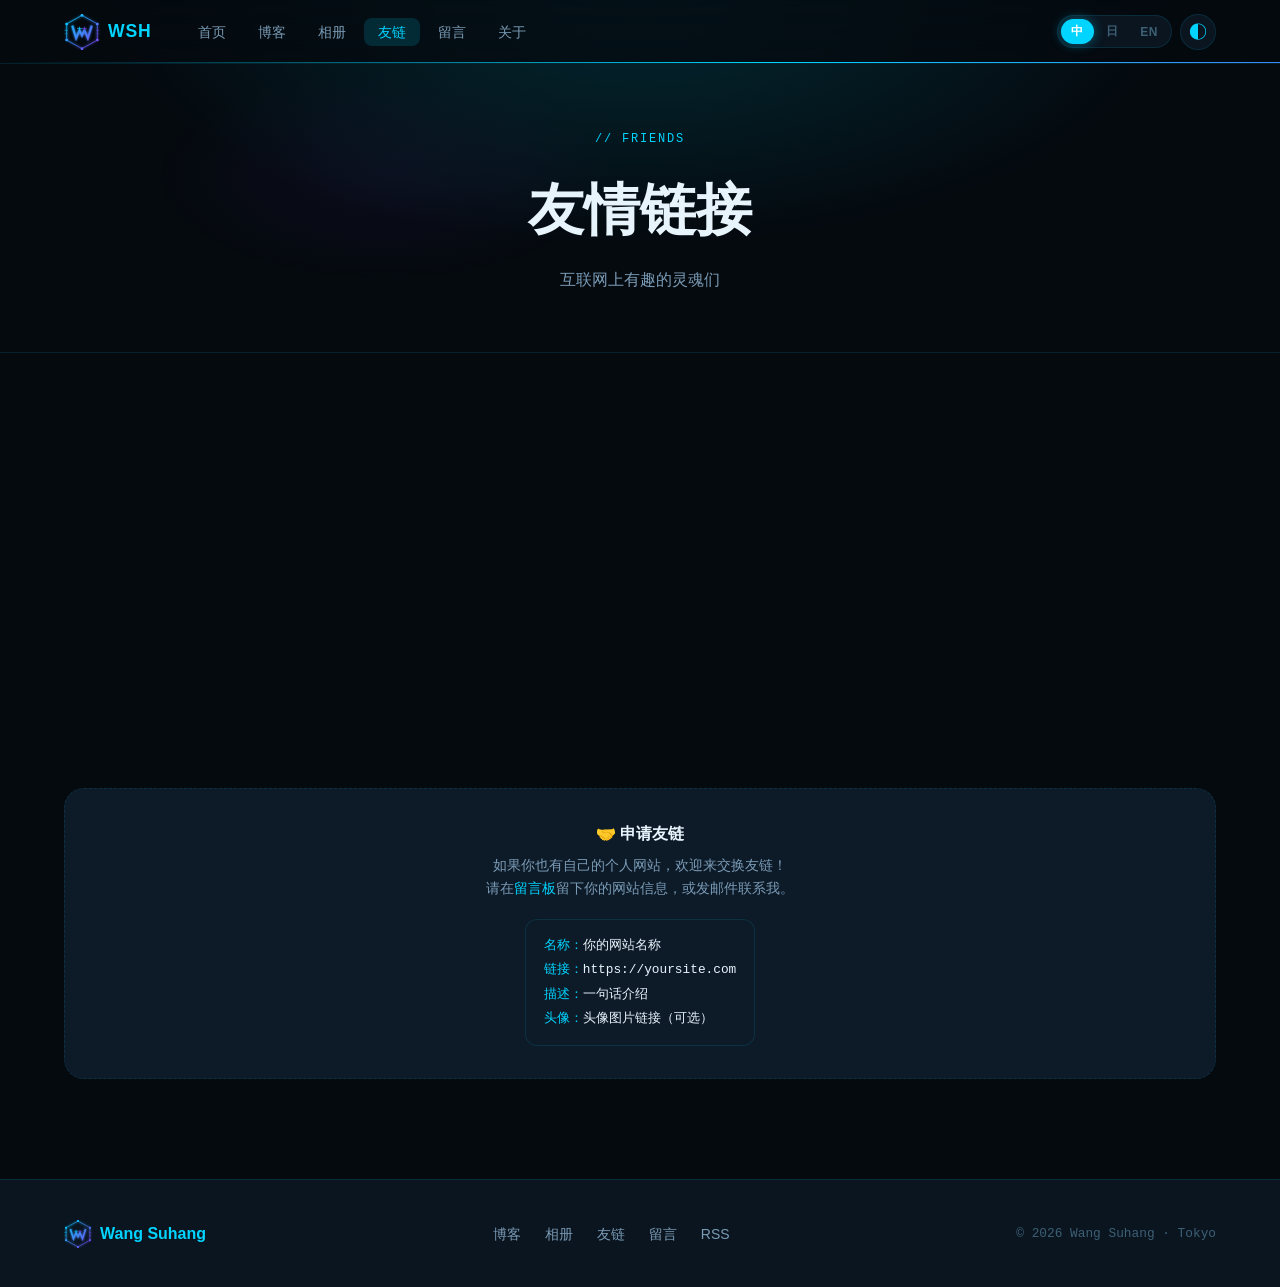
<file: friends.html>
<!DOCTYPE html>
<html lang="zh-CN" data-theme="dark">
<head>
  <meta charset="UTF-8">
  <meta name="viewport" content="width=device-width, initial-scale=1.0">
  <title>友情链接 — Wang Suhang</title>
  <link rel="stylesheet" href="css/main.css">
  <link rel="stylesheet" href="css/tech.css">
  <link rel="stylesheet" href="css/features.css">
  <link rel="alternate" type="application/rss+xml" title="Wang Suhang's Blog" href="/feed.html">
</head>
<body>
  <canvas id="matrix" aria-hidden="true"></canvas>
  <canvas id="particles" aria-hidden="true"></canvas>
  <div class="data-stream data-stream-left" aria-hidden="true"></div>
  <div class="data-stream data-stream-right" aria-hidden="true"></div>

  <nav class="nav" id="nav">
    <div class="nav-inner">
      <a href="index.html" class="nav-logo"><span class="logo-hex">⬡</span><span class="logo-text">WSH</span></a>
      <ul class="nav-links">
        <li><a href="index.html" class="nav-link" data-i18n="nav.home">首页</a></li>
        <li><a href="blog.html" class="nav-link" data-i18n="nav.blog">博客</a></li>
        <li><a href="gallery.html" class="nav-link" data-i18n="nav.gallery">相册</a></li>
        <li><a href="friends.html" class="nav-link active">友链</a></li>
        <li><a href="guestbook.html" class="nav-link">留言</a></li>
        <li><a href="about.html" class="nav-link" data-i18n="nav.about">关于</a></li>
      </ul>
      <div class="nav-controls">
        <div class="lang-switcher" id="langSwitcher">
          <button class="lang-btn active" data-lang="zh">中</button>
          <button class="lang-btn" data-lang="ja">日</button>
          <button class="lang-btn" data-lang="en">EN</button>
        </div>
        <button class="theme-toggle" id="themeToggle"><span class="theme-icon">◐</span></button>
        <button class="menu-toggle" id="menuToggle"><span></span><span></span><span></span></button>
      </div>
    </div>
    <div class="mobile-menu" id="mobileMenu">
      <a href="index.html" class="mobile-link" data-i18n="nav.home">首页</a>
      <a href="blog.html" class="mobile-link" data-i18n="nav.blog">博客</a>
      <a href="gallery.html" class="mobile-link" data-i18n="nav.gallery">相册</a>
      <a href="friends.html" class="mobile-link">友链</a>
      <a href="guestbook.html" class="mobile-link">留言</a>
      <a href="about.html" class="mobile-link" data-i18n="nav.about">关于</a>
    </div>
  </nav>

  <header class="page-header">
    <div class="page-header-bg"></div>
    <div class="container page-header-content">
      <div class="page-tag mono">// Friends</div>
      <h1 class="page-title">友情链接</h1>
      <p class="page-subtitle">互联网上有趣的灵魂们</p>
    </div>
  </header>

  <main class="section">
    <div class="container">
      <div class="friends-grid" id="friendsGrid">
        <!-- Populated by JS -->
      </div>

      <!-- Apply section -->
      <div class="friends-apply fade-in">
        <div class="friends-apply-title">🤝 申请友链</div>
        <p class="friends-apply-desc">
          如果你也有自己的个人网站，欢迎来交换友链！<br>
          请在<a href="guestbook.html" style="color:var(--accent);">留言板</a>留下你的网站信息，或发邮件联系我。
        </p>
        <div style="font-family:var(--font-mono);font-size:0.8rem;background:var(--bg-card);border:1px solid var(--border);border-radius:var(--radius);padding:14px 18px;text-align:left;display:inline-block;max-width:400px;line-height:1.9;">
          <div><span style="color:var(--accent);">名称：</span>你的网站名称</div>
          <div><span style="color:var(--accent);">链接：</span>https://yoursite.com</div>
          <div><span style="color:var(--accent);">描述：</span>一句话介绍</div>
          <div><span style="color:var(--accent);">头像：</span>头像图片链接（可选）</div>
        </div>
      </div>
    </div>
  </main>

  <footer class="footer">
    <div class="container">
      <div class="footer-inner">
        <div class="footer-brand"><span class="logo-hex">⬡</span><span class="footer-name">Wang Suhang</span></div>
        <div class="footer-links">
          <a href="blog.html">博客</a><a href="gallery.html">相册</a>
          <a href="friends.html">友链</a><a href="guestbook.html">留言</a>
          <a href="feed.html">RSS</a>
        </div>
        <div class="footer-copy">© 2026 Wang Suhang · Tokyo</div>
      </div>
    </div>
  </footer>

  <script src="js/i18n.js"></script>
  <script src="js/theme.js"></script>
  <script src="js/matrix.js?v=3"></script>
  <script src="js/shooting-stars.js"></script>
  <script src="js/demo-data.js"></script>
  <script src="js/video.js"></script>
  <script src="js/main.js"></script>
  <script src="js/effects.js"></script>
  <script src="js/logo.js"></script>
  <script src="js/fx-panel.js"></script>
  <script src="js/friends.js"></script>
</body>
</html>
</file>
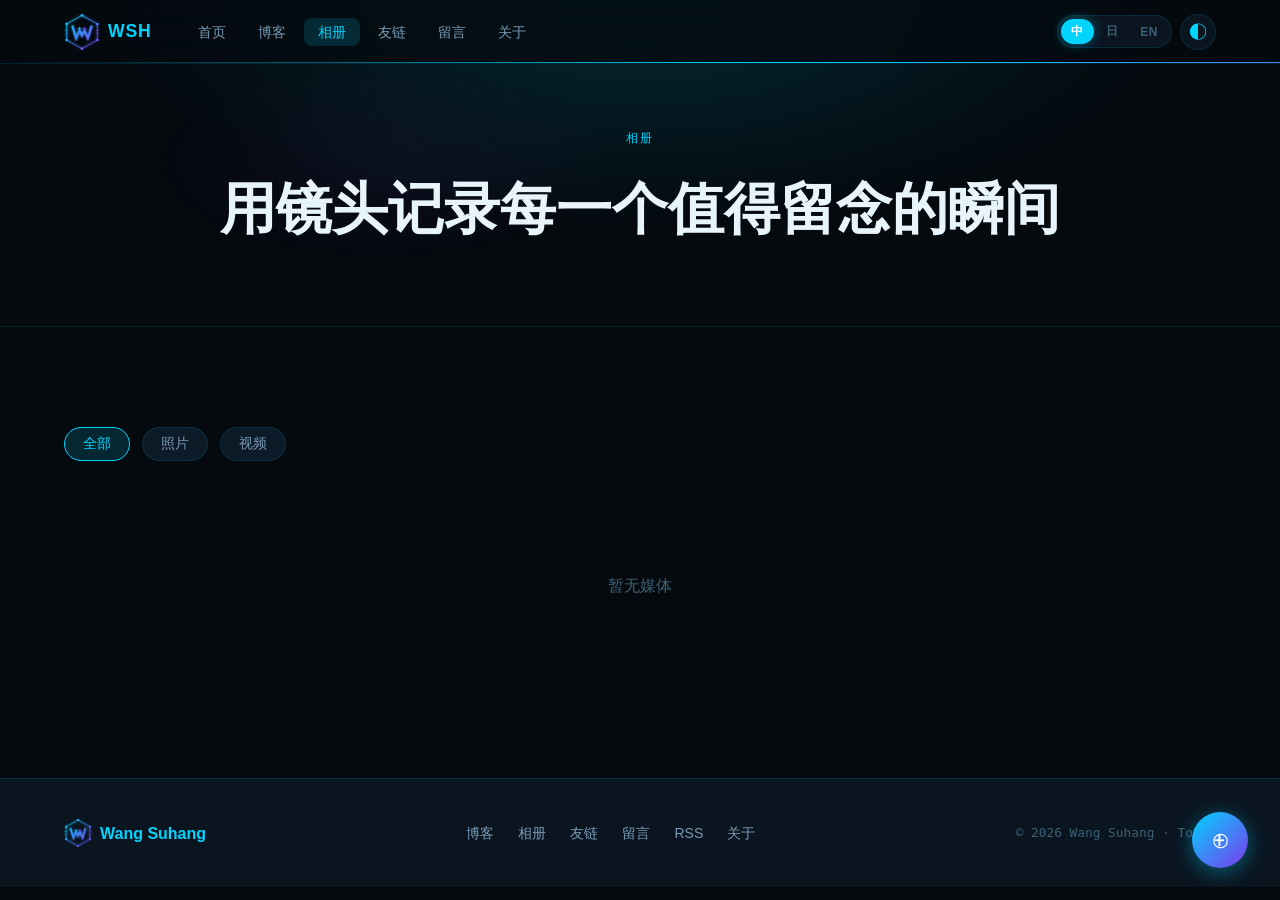
<file: gallery.html>
<!DOCTYPE html>
<html lang="zh-CN" data-theme="dark">
<head>
  <meta charset="UTF-8">
  <meta name="viewport" content="width=device-width, initial-scale=1.0">
  <title>相册 — Wang Suhang</title>
  <link rel="stylesheet" href="css/main.css">
  <link rel="stylesheet" href="css/tech.css?v=2">
  <link rel="icon" href="data:image/svg+xml,<svg xmlns='http://www.w3.org/2000/svg' viewBox='0 0 100 100'><text y='.9em' font-size='90'>⬡</text></svg>">
</head>
<body>
  <canvas id="matrix" aria-hidden="true"></canvas>
  <canvas id="particles" aria-hidden="true"></canvas>
  <div class="data-stream data-stream-left" aria-hidden="true"></div>
  <div class="data-stream data-stream-right" aria-hidden="true"></div>

  <nav class="nav" id="nav">
    <div class="nav-inner">
      <a href="index.html" class="nav-logo">
        <span class="logo-hex">⬡</span><span class="logo-text">WSH</span>
      </a>
      <ul class="nav-links">
        <li><a href="index.html" class="nav-link" data-i18n="nav.home">首页</a></li>
        <li><a href="blog.html" class="nav-link" data-i18n="nav.blog">博客</a></li>
        <li><a href="gallery.html" class="nav-link active" data-i18n="nav.gallery">相册</a></li>
        <li><a href="friends.html" class="nav-link">友链</a></li>
        <li><a href="guestbook.html" class="nav-link">留言</a></li>
        <li><a href="about.html" class="nav-link" data-i18n="nav.about">关于</a></li>
      </ul>
      <div class="nav-controls">
        <div class="lang-switcher" id="langSwitcher">
          <button class="lang-btn active" data-lang="zh">中</button>
          <button class="lang-btn" data-lang="ja">日</button>
          <button class="lang-btn" data-lang="en">EN</button>
        </div>
        <button class="theme-toggle" id="themeToggle"><span class="theme-icon">◐</span></button>
        <button class="menu-toggle" id="menuToggle"><span></span><span></span><span></span></button>
      </div>
    </div>
    <div class="mobile-menu" id="mobileMenu">
      <a href="index.html" class="mobile-link" data-i18n="nav.home">首页</a>
      <a href="blog.html" class="mobile-link" data-i18n="nav.blog">博客</a>
      <a href="gallery.html" class="mobile-link" data-i18n="nav.gallery">相册</a>
      <a href="friends.html" class="mobile-link">友链</a>
      <a href="guestbook.html" class="mobile-link">留言</a>
      <a href="about.html" class="mobile-link" data-i18n="nav.about">关于</a>
    </div>
  </nav>

  <header class="page-header">
    <div class="page-header-bg"></div>
    <div class="container page-header-content">
      <div class="page-tag mono" data-i18n="gallery.title">相册</div>
      <h1 class="page-title" data-i18n="gallery.subtitle">用镜头记录每一个值得留念的瞬间</h1>
    </div>
  </header>

  <main class="section">
    <div class="container">
      <div class="gallery-controls">
        <button class="gallery-filter active" data-filter="all" data-i18n="gallery.all">全部</button>
        <button class="gallery-filter" data-filter="photo" data-i18n="gallery.photos">照片</button>
        <button class="gallery-filter" data-filter="video" data-i18n="gallery.videos">视频</button>
      </div>
      <div class="gallery-main" id="galleryMain"></div>
    </div>
  </main>

  <!-- Lightbox -->
  <div class="lightbox hidden" id="lightbox">
    <button class="lightbox-close" id="lightboxClose">✕</button>
    <div class="lightbox-content" id="lightboxContent"></div>
  </div>

  <footer class="footer">
    <div class="container">
      <div class="footer-inner">
        <div class="footer-brand"><span class="logo-hex">⬡</span><span class="footer-name">Wang Suhang</span></div>
        <div class="footer-links">
          <a href="blog.html" data-i18n="nav.blog">博客</a>
          <a href="gallery.html" data-i18n="nav.gallery">相册</a>
          <a href="friends.html">友链</a>
          <a href="guestbook.html">留言</a>
          <a href="feed.html">RSS</a>
          <a href="about.html" data-i18n="nav.about">关于</a>
        </div>
        <div class="footer-copy">© 2026 Wang Suhang · Tokyo</div>
      </div>
    </div>
  </footer>

  <a href="admin.html#gallery" class="admin-fab" title="Upload">⊕</a>

  <script src="js/i18n.js"></script>
  <script src="js/theme.js"></script>
  <script src="js/matrix.js?v=3"></script>
  <script src="js/shooting-stars.js"></script>
  <script src="js/demo-data.js"></script>
  <script src="js/video.js"></script>
  <script src="js/main.js"></script>
  <script src="js/effects.js"></script>
  <script src="js/logo.js"></script>
  <script src="js/fx-panel.js"></script>
  <script src="js/gallery-page.js"></script>
</body>
</html>
</file>
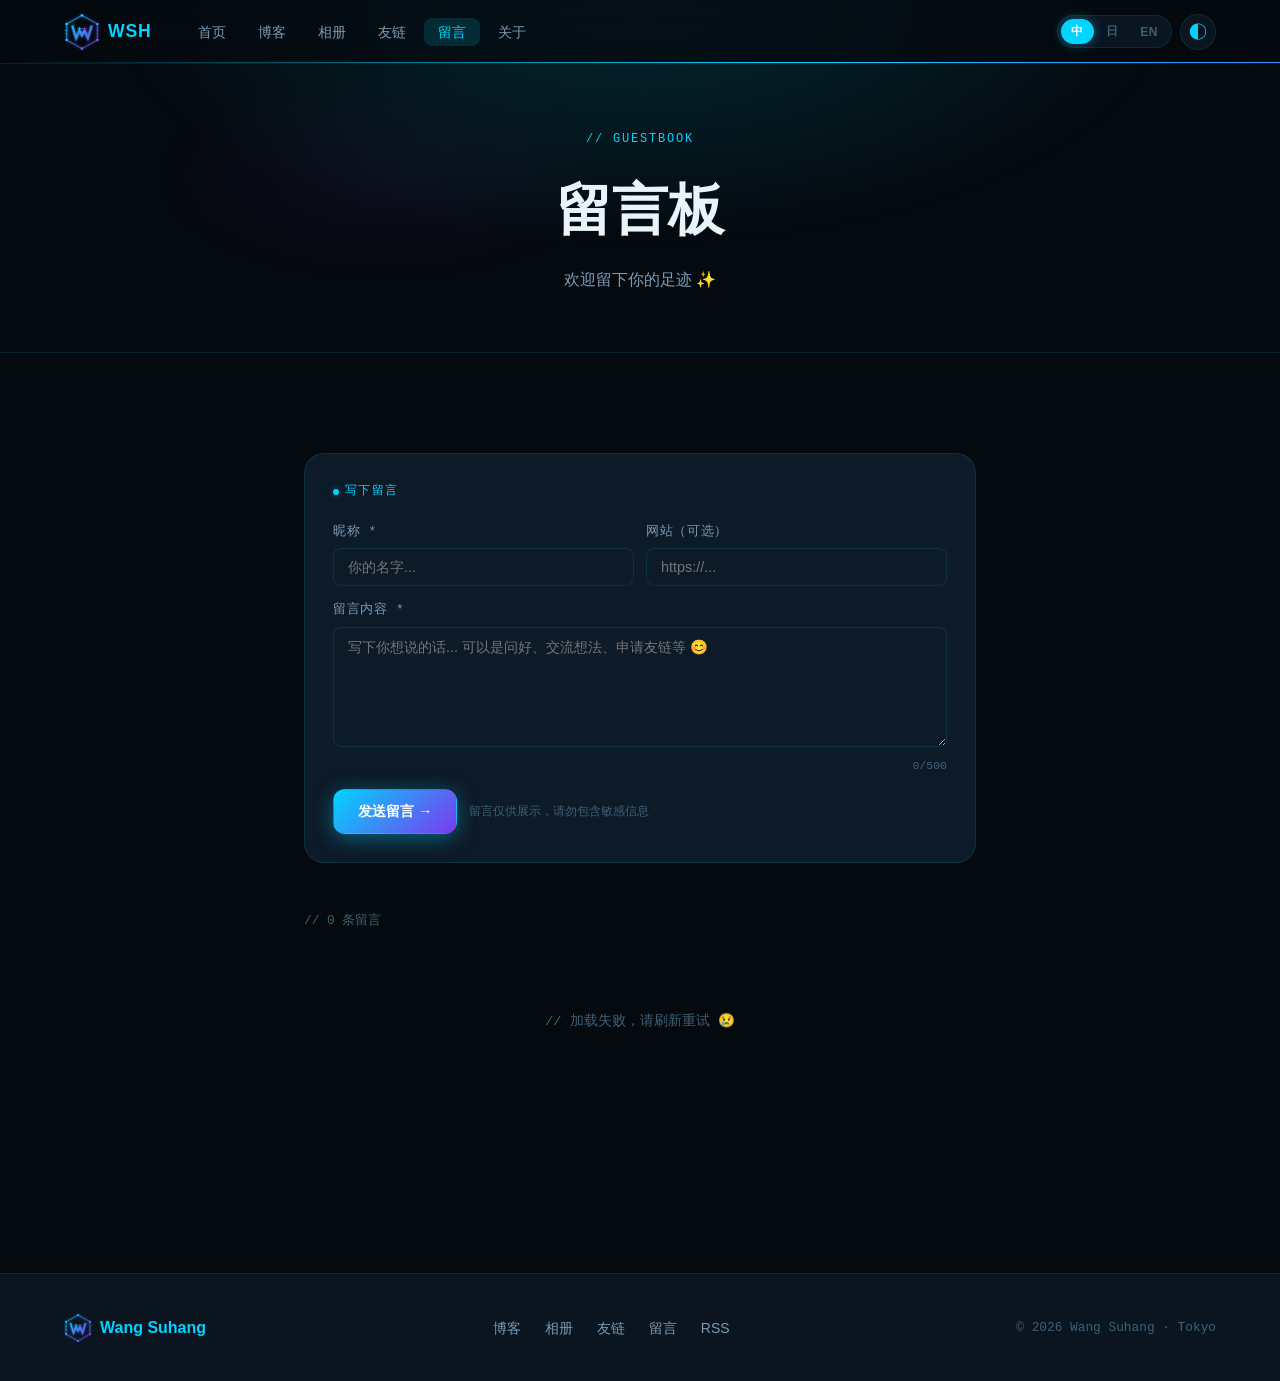
<file: guestbook.html>
<!DOCTYPE html>
<html lang="zh-CN" data-theme="dark">
<head>
  <meta charset="UTF-8">
  <meta name="viewport" content="width=device-width, initial-scale=1.0">
  <title>留言板 — Wang Suhang</title>
  <link rel="stylesheet" href="css/main.css">
  <link rel="stylesheet" href="css/tech.css">
  <link rel="stylesheet" href="css/features.css">
  <link rel="alternate" type="application/rss+xml" title="Wang Suhang's Blog" href="/feed.html">
</head>
<body>
  <canvas id="matrix" aria-hidden="true"></canvas>
  <canvas id="particles" aria-hidden="true"></canvas>
  <div class="data-stream data-stream-left" aria-hidden="true"></div>
  <div class="data-stream data-stream-right" aria-hidden="true"></div>

  <nav class="nav" id="nav">
    <div class="nav-inner">
      <a href="index.html" class="nav-logo"><span class="logo-hex">⬡</span><span class="logo-text">WSH</span></a>
      <ul class="nav-links">
        <li><a href="index.html" class="nav-link" data-i18n="nav.home">首页</a></li>
        <li><a href="blog.html" class="nav-link" data-i18n="nav.blog">博客</a></li>
        <li><a href="gallery.html" class="nav-link" data-i18n="nav.gallery">相册</a></li>
        <li><a href="friends.html" class="nav-link">友链</a></li>
        <li><a href="guestbook.html" class="nav-link active">留言</a></li>
        <li><a href="about.html" class="nav-link" data-i18n="nav.about">关于</a></li>
      </ul>
      <div class="nav-controls">
        <div class="lang-switcher" id="langSwitcher">
          <button class="lang-btn active" data-lang="zh">中</button>
          <button class="lang-btn" data-lang="ja">日</button>
          <button class="lang-btn" data-lang="en">EN</button>
        </div>
        <button class="theme-toggle" id="themeToggle"><span class="theme-icon">◐</span></button>
        <button class="menu-toggle" id="menuToggle"><span></span><span></span><span></span></button>
      </div>
    </div>
    <div class="mobile-menu" id="mobileMenu">
      <a href="index.html" class="mobile-link" data-i18n="nav.home">首页</a>
      <a href="blog.html" class="mobile-link" data-i18n="nav.blog">博客</a>
      <a href="gallery.html" class="mobile-link" data-i18n="nav.gallery">相册</a>
      <a href="friends.html" class="mobile-link">友链</a>
      <a href="guestbook.html" class="mobile-link">留言</a>
      <a href="about.html" class="mobile-link" data-i18n="nav.about">关于</a>
    </div>
  </nav>

  <header class="page-header">
    <div class="page-header-bg"></div>
    <div class="container page-header-content">
      <div class="page-tag mono">// Guestbook</div>
      <h1 class="page-title">留言板</h1>
      <p class="page-subtitle">欢迎留下你的足迹 ✨</p>
    </div>
  </header>

  <main class="section">
    <div class="guestbook-wrap">

      <!-- Message Form -->
      <div class="guestbook-form-card fade-in">
        <div class="guestbook-form-title">写下留言</div>
        <div style="display:flex;flex-direction:column;gap:14px;">
          <div style="display:grid;grid-template-columns:1fr 1fr;gap:12px;">
            <div class="form-group">
              <label class="form-label">昵称 *</label>
              <input type="text" class="form-input" id="gbName" placeholder="你的名字..." maxlength="30">
            </div>
            <div class="form-group">
              <label class="form-label">网站（可选）</label>
              <input type="text" class="form-input" id="gbSite" placeholder="https://...">
            </div>
          </div>
          <div class="form-group">
            <label class="form-label">留言内容 *</label>
            <textarea class="form-textarea" id="gbContent" rows="4"
              placeholder="写下你想说的话... 可以是问好、交流想法、申请友链等 😊"
              maxlength="500"></textarea>
            <div style="text-align:right;font-size:0.72rem;font-family:var(--font-mono);color:var(--text-muted);margin-top:4px;">
              <span id="gbCount">0</span>/500
            </div>
          </div>
          <div style="display:flex;align-items:center;gap:12px;">
            <button class="btn btn-primary" id="gbSubmit">
              发送留言 →
            </button>
            <span style="font-size:0.75rem;color:var(--text-muted);">
              留言仅供展示，请勿包含敏感信息
            </span>
          </div>
        </div>
      </div>

      <!-- Messages list -->
      <div style="margin-bottom:20px;display:flex;align-items:center;justify-content:space-between;">
        <div style="font-size:0.8rem;font-family:var(--font-mono);color:var(--text-muted);">
          // <span id="gbTotal">0</span> 条留言
        </div>
      </div>

      <div class="messages-list" id="messagesList">
        <!-- Populated by JS -->
      </div>
    </div>
  </main>

  <footer class="footer">
    <div class="container">
      <div class="footer-inner">
        <div class="footer-brand"><span class="logo-hex">⬡</span><span class="footer-name">Wang Suhang</span></div>
        <div class="footer-links">
          <a href="blog.html">博客</a><a href="gallery.html">相册</a>
          <a href="friends.html">友链</a><a href="guestbook.html">留言</a>
          <a href="feed.html">RSS</a>
        </div>
        <div class="footer-copy">© 2026 Wang Suhang · Tokyo</div>
      </div>
    </div>
  </footer>

  <div id="toast" class="toast"></div>

  <script src="js/i18n.js"></script>
  <script src="js/theme.js"></script>
  <script src="js/matrix.js?v=3"></script>
  <script src="js/shooting-stars.js"></script>
  <script src="js/demo-data.js"></script>
  <script src="js/video.js"></script>
  <script src="js/main.js"></script>
  <script src="js/effects.js"></script>
  <script src="js/logo.js"></script>
  <script src="js/fx-panel.js"></script>
  <script src="js/guestbook.js"></script>
</body>
</html>
</file>
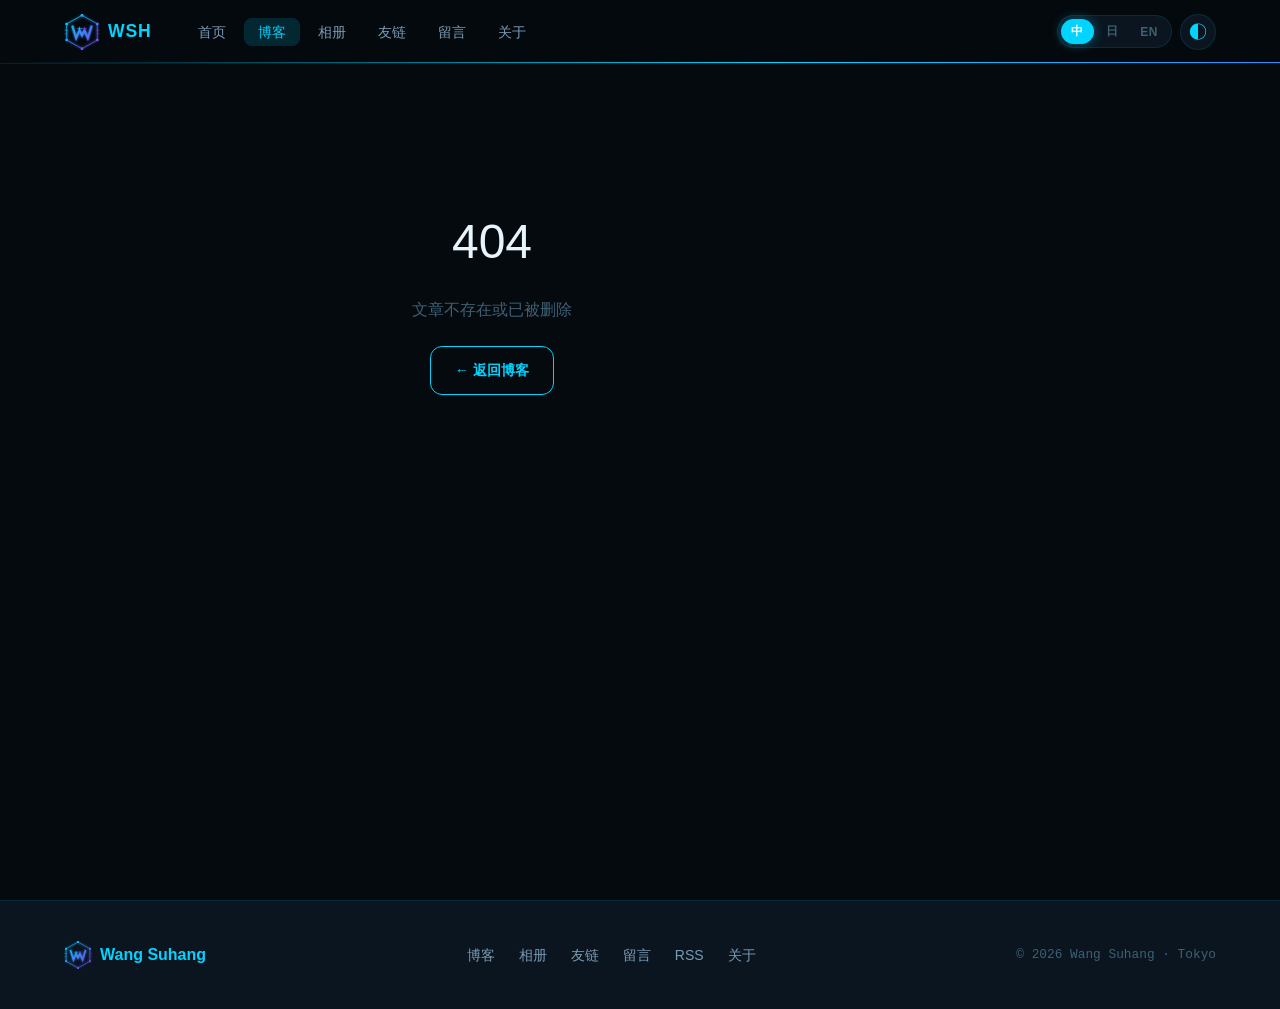
<file: post.html>
<!DOCTYPE html>
<html lang="zh-CN" data-theme="dark">
<head>
  <meta charset="UTF-8">
  <meta name="viewport" content="width=device-width, initial-scale=1.0">
  <title>文章 — Wang Suhang</title>
  <link rel="stylesheet" href="css/main.css">
  <link rel="stylesheet" href="css/tech.css?v=2">
  <link rel="stylesheet" href="css/features.css">
  <link rel="alternate" type="application/rss+xml" title="Wang Suhang's Blog" href="/feed.html">
  <link rel="icon" href="data:image/svg+xml,<svg xmlns='http://www.w3.org/2000/svg' viewBox='0 0 100 100'><text y='.9em' font-size='90'>⬡</text></svg>">
</head>
<body>
  <canvas id="matrix" aria-hidden="true"></canvas>
  <canvas id="particles" aria-hidden="true"></canvas>
  <div class="data-stream data-stream-left" aria-hidden="true"></div>
  <div class="data-stream data-stream-right" aria-hidden="true"></div>

  <nav class="nav" id="nav">
    <div class="nav-inner">
      <a href="index.html" class="nav-logo">
        <span class="logo-hex">⬡</span><span class="logo-text">WSH</span>
      </a>
      <ul class="nav-links">
        <li><a href="index.html" class="nav-link" data-i18n="nav.home">首页</a></li>
        <li><a href="blog.html" class="nav-link active" data-i18n="nav.blog">博客</a></li>
        <li><a href="gallery.html" class="nav-link" data-i18n="nav.gallery">相册</a></li>
        <li><a href="friends.html" class="nav-link">友链</a></li>
        <li><a href="guestbook.html" class="nav-link">留言</a></li>
        <li><a href="about.html" class="nav-link" data-i18n="nav.about">关于</a></li>
      </ul>
      <div class="nav-controls">
        <div class="lang-switcher" id="langSwitcher">
          <button class="lang-btn active" data-lang="zh">中</button>
          <button class="lang-btn" data-lang="ja">日</button>
          <button class="lang-btn" data-lang="en">EN</button>
        </div>
        <button class="theme-toggle" id="themeToggle"><span class="theme-icon">◐</span></button>
        <button class="menu-toggle" id="menuToggle"><span></span><span></span><span></span></button>
      </div>
    </div>
    <div class="mobile-menu" id="mobileMenu">
      <a href="index.html" class="mobile-link" data-i18n="nav.home">首页</a>
      <a href="blog.html" class="mobile-link" data-i18n="nav.blog">博客</a>
      <a href="gallery.html" class="mobile-link" data-i18n="nav.gallery">相册</a>
      <a href="friends.html" class="mobile-link">友链</a>
      <a href="guestbook.html" class="mobile-link">留言</a>
      <a href="about.html" class="mobile-link" data-i18n="nav.about">关于</a>
    </div>
  </nav>

  <!-- Reading progress bar injected by progress.js -->

  <main class="post-outer">
    <!-- Multilingual switcher (shown only when linkedPosts exist) -->
    <div id="langSwitcherPost" style="display:none;">
      <div class="container" style="max-width:1080px;padding-top:24px;">
        <div class="lang-switcher-post">
          <span class="lang-switcher-post-label">// 其他语言版本</span>
          <div id="langPostBtns"></div>
        </div>
      </div>
    </div>

    <div class="post-with-toc" id="postLayout">
      <!-- Article -->
      <article>
        <!-- Mobile TOC toggle (hidden until headings found) -->
        <button class="toc-mobile-toggle" id="tocMobileToggle" style="display:none;">
          <span>📑 目录</span>
          <span class="arrow">▾</span>
        </button>
        <div class="toc-mobile-panel" id="tocMobilePanel">
          <div class="toc-list" id="tocMobileList"></div>
        </div>

        <div id="postDetail"></div>

        <!-- Comments section -->
        <div class="comments-section" id="commentsSection" style="display:none;">
          <div class="comments-header">Comments</div>
          <div id="giscusContainer"></div>
          <div class="giscus-setup-note" id="giscusNote" style="display:none;">
            <strong>💬 评论系统配置说明</strong><br><br>
            本站使用 <a href="https://giscus.app" target="_blank" rel="noopener">Giscus</a> 评论系统（基于 GitHub Discussions）。<br>
            在 <code>管理后台 → 设置</code> 中填入你的 Giscus 配置信息即可启用。<br><br>
            配置步骤：<br>
            1. 前往 <a href="https://giscus.app" target="_blank" rel="noopener">giscus.app</a> 生成配置代码<br>
            2. 复制 <code>data-repo</code>、<code>data-repo-id</code>、<code>data-category</code>、<code>data-category-id</code><br>
            3. 粘贴到管理后台 → 设置 → 评论系统配置
          </div>
        </div>
      </article>

      <!-- Desktop TOC sidebar -->
      <aside class="toc-sidebar" id="tocSidebar" style="display:none;">
        <div class="toc-card">
          <div class="toc-header">目录</div>
          <nav class="toc-list" id="tocDesktopList" aria-label="文章目录"></nav>
        </div>
      </aside>
    </div>
  </main>

  <footer class="footer">
    <div class="container">
      <div class="footer-inner">
        <div class="footer-brand"><span class="logo-hex">⬡</span><span class="footer-name">Wang Suhang</span></div>
        <div class="footer-links">
          <a href="blog.html" data-i18n="nav.blog">博客</a>
          <a href="gallery.html" data-i18n="nav.gallery">相册</a>
          <a href="friends.html">友链</a>
          <a href="guestbook.html">留言</a>
          <a href="feed.html">RSS</a>
          <a href="about.html" data-i18n="nav.about">关于</a>
        </div>
        <div class="footer-copy">© 2026 Wang Suhang · Tokyo</div>
      </div>
    </div>
  </footer>

  <!-- WeChat QR Popup -->
  <div class="wechat-popup hidden" id="wechatPopup">
    <div class="wechat-popup-inner">
      <h3 style="margin-bottom:16px;font-size:1rem;" data-i18n="share.wechatTip">微信扫码分享</h3>
      <div class="wechat-qr" id="wechatQr"></div>
      <button class="btn btn-ghost btn-sm" onclick="document.getElementById('wechatPopup').classList.add('hidden')" style="margin-top:16px;">✕ 关闭</button>
    </div>
  </div>

  <div id="toast" class="toast"></div>

  <script src="js/i18n.js"></script>
  <script src="js/theme.js"></script>
  <script src="js/matrix.js?v=3"></script>
  <script src="js/shooting-stars.js"></script>
  <script src="js/demo-data.js"></script>
  <script src="js/video.js"></script>
  <script src="js/main.js"></script>
  <script src="js/effects.js"></script>
  <script src="js/logo.js"></script>
  <script src="js/fx-panel.js"></script>
  <script src="js/post-page.js"></script>
  <script src="js/progress.js"></script>
</body>
</html>
</file>
<file: css/main.css>
/* ============================================
   DESIGN TOKENS
   ============================================ */
:root {
  /* Colors - Dark Theme */
  --bg-primary: #050a0f;
  --bg-secondary: #0a1520;
  --bg-card: #0d1a28;
  --bg-card-hover: #122030;

  --accent: #00d4ff;
  --accent-dim: rgba(0, 212, 255, 0.15);
  --accent-glow: rgba(0, 212, 255, 0.4);
  --accent2: #7c3aed;
  --accent2-dim: rgba(124, 58, 237, 0.15);

  --text-primary: #e8f4fc;
  --text-secondary: #7a9bb5;
  --text-muted: #3d6075;

  --border: rgba(0, 212, 255, 0.12);
  --border-hover: rgba(0, 212, 255, 0.35);

  --shadow-card: 0 4px 24px rgba(0, 0, 0, 0.4);
  --shadow-glow: 0 0 30px rgba(0, 212, 255, 0.15);

  /* Typography */
  --font-sans: -apple-system, BlinkMacSystemFont, 'PingFang SC', 'Noto Sans SC', 'Hiragino Kaku Gothic ProN', 'Yu Gothic', 'Microsoft YaHei', sans-serif;
  --font-mono: 'SF Mono', 'Cascadia Code', 'Consolas', 'Source Code Pro', monospace;

  /* Sizes */
  --nav-height: 64px;
  --radius: 12px;
  --radius-sm: 8px;
  --radius-lg: 20px;

  /* Transitions */
  --transition: 0.25s cubic-bezier(0.4, 0, 0.2, 1);
  --transition-slow: 0.5s cubic-bezier(0.4, 0, 0.2, 1);
}

/* Light Theme */
[data-theme="light"] {
  --bg-primary: #f0f4f8;
  --bg-secondary: #e2eaf2;
  --bg-card: #ffffff;
  --bg-card-hover: #f7fafc;

  --accent: #0077aa;
  --accent-dim: rgba(0, 119, 170, 0.1);
  --accent-glow: rgba(0, 119, 170, 0.25);
  --accent2: #6d28d9;
  --accent2-dim: rgba(109, 40, 217, 0.1);

  --text-primary: #0f1923;
  --text-secondary: #4a6280;
  --text-muted: #8aa0b8;

  --border: rgba(0, 119, 170, 0.15);
  --border-hover: rgba(0, 119, 170, 0.4);

  --shadow-card: 0 4px 20px rgba(0, 0, 0, 0.08);
  --shadow-glow: 0 0 24px rgba(0, 119, 170, 0.1);
}

/* ============================================
   RESET & BASE
   ============================================ */
*, *::before, *::after { box-sizing: border-box; margin: 0; padding: 0; }

html { scroll-behavior: smooth; font-size: 16px; }

body {
  font-family: var(--font-sans);
  background: var(--bg-primary);
  color: var(--text-primary);
  line-height: 1.6;
  overflow-x: hidden;
  transition: background var(--transition), color var(--transition);
}

a { color: inherit; text-decoration: none; }
img { display: block; max-width: 100%; }
button { cursor: pointer; border: none; background: none; font-family: inherit; }
ul { list-style: none; }

/* Scrollbar */
::-webkit-scrollbar { width: 6px; }
::-webkit-scrollbar-track { background: var(--bg-secondary); }
::-webkit-scrollbar-thumb { background: var(--accent-dim); border-radius: 3px; }
::-webkit-scrollbar-thumb:hover { background: var(--accent); }

/* ============================================
   CANVAS PARTICLES
   ============================================ */
#particles {
  position: fixed;
  inset: 0;
  z-index: 0;
  pointer-events: none;
  opacity: 0.6;
}

/* ============================================
   NAVIGATION
   ============================================ */
.nav {
  position: fixed;
  top: 0; left: 0; right: 0;
  z-index: 100;
  height: var(--nav-height);
  background: rgba(5, 10, 15, 0.75);
  backdrop-filter: blur(20px);
  -webkit-backdrop-filter: blur(20px);
  border-bottom: 1px solid var(--border);
  transition: background var(--transition), border-color var(--transition);
}

[data-theme="light"] .nav {
  background: rgba(240, 244, 248, 0.85);
}

.nav.scrolled {
  background: rgba(5, 10, 15, 0.95);
  border-color: var(--border-hover);
}

[data-theme="light"] .nav.scrolled {
  background: rgba(240, 244, 248, 0.97);
}

.nav-inner {
  max-width: 1200px;
  margin: 0 auto;
  padding: 0 24px;
  height: 100%;
  display: flex;
  align-items: center;
  gap: 32px;
}

.nav-logo {
  display: flex;
  align-items: center;
  gap: 8px;
  font-weight: 700;
  font-size: 1.1rem;
  color: var(--accent);
  letter-spacing: 0.05em;
  flex-shrink: 0;
}

.logo-hex {
  font-size: 1.4rem;
  filter: drop-shadow(0 0 8px var(--accent-glow));
  animation: hexRotate 8s linear infinite;
}

@keyframes hexRotate {
  from { transform: rotate(0deg); }
  to { transform: rotate(360deg); }
}

.nav-links {
  display: flex;
  gap: 4px;
  flex: 1;
}

.nav-link {
  padding: 6px 14px;
  border-radius: var(--radius-sm);
  font-size: 0.9rem;
  color: var(--text-secondary);
  transition: color var(--transition), background var(--transition);
  position: relative;
}

.nav-link:hover, .nav-link.active {
  color: var(--accent);
  background: var(--accent-dim);
}

.nav-controls {
  display: flex;
  align-items: center;
  gap: 8px;
  margin-left: auto;
}

/* Language Switcher */
.lang-switcher {
  display: flex;
  background: var(--bg-secondary);
  border: 1px solid var(--border);
  border-radius: 999px;
  padding: 3px;
  gap: 2px;
}

.lang-btn {
  padding: 4px 10px;
  border-radius: 999px;
  font-size: 0.75rem;
  font-weight: 600;
  color: var(--text-muted);
  transition: all var(--transition);
  letter-spacing: 0.05em;
}

.lang-btn:hover { color: var(--text-secondary); }

.lang-btn.active {
  background: var(--accent);
  color: #fff;
  box-shadow: 0 0 12px var(--accent-glow);
}

/* Theme Toggle */
.theme-toggle {
  width: 36px;
  height: 36px;
  border-radius: 50%;
  display: flex;
  align-items: center;
  justify-content: center;
  background: var(--bg-secondary);
  border: 1px solid var(--border);
  color: var(--accent);
  font-size: 1.1rem;
  transition: all var(--transition);
}

.theme-toggle:hover {
  border-color: var(--accent);
  box-shadow: 0 0 12px var(--accent-glow);
}

/* Mobile Menu Button */
.menu-toggle {
  display: none;
  flex-direction: column;
  gap: 5px;
  width: 36px;
  height: 36px;
  align-items: center;
  justify-content: center;
  border-radius: var(--radius-sm);
  background: var(--bg-secondary);
  border: 1px solid var(--border);
}

.menu-toggle span {
  display: block;
  width: 18px;
  height: 1.5px;
  background: var(--text-primary);
  border-radius: 2px;
  transition: all var(--transition);
}

/* Mobile Menu */
.mobile-menu {
  display: none;
  flex-direction: column;
  padding: 16px 24px;
  border-top: 1px solid var(--border);
  background: var(--bg-primary);
  gap: 4px;
}

.mobile-menu.open { display: flex; }

.mobile-link {
  padding: 10px 14px;
  border-radius: var(--radius-sm);
  color: var(--text-secondary);
  font-size: 0.95rem;
  transition: all var(--transition);
}

.mobile-link:hover { color: var(--accent); background: var(--accent-dim); }

/* ============================================
   HERO
   ============================================ */
.hero {
  position: relative;
  min-height: 100vh;
  display: flex;
  align-items: center;
  justify-content: center;
  padding: var(--nav-height) 24px 80px;
  overflow: hidden;
}

/* Animated grid */
.hero-grid {
  position: absolute;
  inset: 0;
  background-image:
    linear-gradient(var(--border) 1px, transparent 1px),
    linear-gradient(90deg, var(--border) 1px, transparent 1px);
  background-size: 60px 60px;
  mask-image: radial-gradient(ellipse 80% 70% at 50% 50%, black 30%, transparent 100%);
  animation: gridScroll 20s linear infinite;
}

@keyframes gridScroll {
  from { transform: translateY(0); }
  to { transform: translateY(60px); }
}

.hero-content {
  position: relative;
  z-index: 1;
  text-align: center;
  max-width: 800px;
}

.hero-badge {
  display: inline-flex;
  align-items: center;
  gap: 8px;
  padding: 6px 16px;
  border-radius: 999px;
  border: 1px solid var(--border);
  background: var(--accent-dim);
  font-size: 0.8rem;
  font-family: var(--font-mono);
  color: var(--accent);
  margin-bottom: 32px;
  letter-spacing: 0.05em;
}

.badge-dot {
  width: 7px;
  height: 7px;
  border-radius: 50%;
  background: var(--accent);
  box-shadow: 0 0 8px var(--accent);
  animation: pulse 2s ease-in-out infinite;
}

@keyframes pulse {
  0%, 100% { opacity: 1; transform: scale(1); }
  50% { opacity: 0.6; transform: scale(0.85); }
}

.hero-title {
  font-size: clamp(2.5rem, 6vw, 4.5rem);
  font-weight: 800;
  line-height: 1.1;
  margin-bottom: 24px;
  display: flex;
  flex-direction: column;
  gap: 8px;
}

.title-line {
  font-size: 0.5em;
  color: var(--text-secondary);
  font-weight: 400;
  letter-spacing: 0.1em;
}

.title-name {
  background: linear-gradient(135deg, var(--accent) 0%, var(--accent2) 100%);
  -webkit-background-clip: text;
  -webkit-text-fill-color: transparent;
  background-clip: text;
  filter: drop-shadow(0 0 30px var(--accent-glow));
}

/* Glitch effect */
.glitch {
  position: relative;
}

.glitch::before, .glitch::after {
  content: attr(data-text);
  position: absolute;
  top: 0; left: 0;
  background: linear-gradient(135deg, var(--accent) 0%, var(--accent2) 100%);
  -webkit-background-clip: text;
  -webkit-text-fill-color: transparent;
  background-clip: text;
}

.glitch::before {
  animation: glitch1 4s infinite;
  clip-path: polygon(0 20%, 100% 20%, 100% 40%, 0 40%);
}

.glitch::after {
  animation: glitch2 4s infinite;
  clip-path: polygon(0 60%, 100% 60%, 100% 80%, 0 80%);
}

@keyframes glitch1 {
  0%, 90%, 100% { transform: translate(0); opacity: 0; }
  92% { transform: translate(-3px, 1px); opacity: 0.7; }
  94% { transform: translate(3px, -1px); opacity: 0.7; }
  96% { transform: translate(0); opacity: 0; }
}

@keyframes glitch2 {
  0%, 93%, 100% { transform: translate(0); opacity: 0; }
  95% { transform: translate(3px, 2px); opacity: 0.5; }
  97% { transform: translate(-3px, -2px); opacity: 0.5; }
  99% { transform: translate(0); opacity: 0; }
}

.hero-subtitle {
  font-size: clamp(1rem, 2.5vw, 1.25rem);
  color: var(--text-secondary);
  margin-bottom: 40px;
  font-family: var(--font-mono);
  letter-spacing: 0.05em;
}

.hero-actions {
  display: flex;
  gap: 16px;
  justify-content: center;
  flex-wrap: wrap;
}

.hero-scroll {
  position: absolute;
  bottom: 32px;
  left: 50%;
  transform: translateX(-50%);
  display: flex;
  flex-direction: column;
  align-items: center;
  gap: 8px;
  color: var(--text-muted);
  font-size: 0.7rem;
  font-family: var(--font-mono);
  letter-spacing: 0.1em;
  text-transform: uppercase;
  animation: scrollBounce 2s ease-in-out infinite;
}

.scroll-line {
  width: 1px;
  height: 40px;
  background: linear-gradient(to bottom, transparent, var(--accent));
}

@keyframes scrollBounce {
  0%, 100% { transform: translateX(-50%) translateY(0); }
  50% { transform: translateX(-50%) translateY(8px); }
}

/* ============================================
   BUTTONS
   ============================================ */
.btn {
  display: inline-flex;
  align-items: center;
  gap: 8px;
  padding: 12px 24px;
  border-radius: var(--radius);
  font-size: 0.9rem;
  font-weight: 600;
  transition: all var(--transition);
  cursor: pointer;
  border: 1px solid transparent;
  position: relative;
  overflow: hidden;
}

.btn svg { width: 16px; height: 16px; transition: transform var(--transition); }
.btn:hover svg { transform: translateX(3px); }

.btn-primary {
  background: linear-gradient(135deg, var(--accent), var(--accent2));
  color: #fff;
  box-shadow: 0 4px 20px var(--accent-glow);
}

.btn-primary:hover {
  box-shadow: 0 6px 30px var(--accent-glow), 0 0 0 1px var(--accent);
  transform: translateY(-1px);
}

.btn-ghost {
  background: transparent;
  color: var(--text-secondary);
  border-color: var(--border);
}

.btn-ghost:hover {
  color: var(--accent);
  border-color: var(--accent);
  background: var(--accent-dim);
}

.btn-outline {
  background: transparent;
  color: var(--accent);
  border-color: var(--accent);
}

.btn-outline:hover {
  background: var(--accent-dim);
  box-shadow: 0 0 16px var(--accent-glow);
}

/* ============================================
   SECTIONS
   ============================================ */
.section {
  position: relative;
  z-index: 1;
  padding: 100px 0;
}

.section-dark {
  background: var(--bg-secondary);
}

.container {
  max-width: 1200px;
  margin: 0 auto;
  padding: 0 24px;
}

.section-header {
  text-align: center;
  margin-bottom: 56px;
}

.section-tag {
  display: inline-block;
  font-family: var(--font-mono);
  font-size: 0.75rem;
  color: var(--accent);
  letter-spacing: 0.15em;
  text-transform: uppercase;
  margin-bottom: 12px;
  padding: 4px 12px;
  border: 1px solid var(--border);
  border-radius: 999px;
  background: var(--accent-dim);
}

.section-title {
  font-size: clamp(1.8rem, 4vw, 2.8rem);
  font-weight: 700;
  line-height: 1.2;
}

.section-footer {
  text-align: center;
  margin-top: 48px;
}

/* ============================================
   POSTS GRID
   ============================================ */
.posts-grid {
  display: grid;
  grid-template-columns: repeat(auto-fill, minmax(320px, 1fr));
  gap: 24px;
}

.post-card {
  background: var(--bg-card);
  border: 1px solid var(--border);
  border-radius: var(--radius-lg);
  padding: 28px;
  transition: all var(--transition);
  cursor: pointer;
  display: flex;
  flex-direction: column;
  gap: 12px;
  position: relative;
  overflow: hidden;
}

.post-card::before {
  content: '';
  position: absolute;
  top: 0; left: 0; right: 0;
  height: 2px;
  background: linear-gradient(90deg, var(--accent), var(--accent2));
  transform: scaleX(0);
  transition: transform var(--transition);
}

.post-card:hover {
  border-color: var(--border-hover);
  transform: translateY(-4px);
  box-shadow: var(--shadow-card), var(--shadow-glow);
}

.post-card:hover::before { transform: scaleX(1); }

.post-meta {
  display: flex;
  align-items: center;
  gap: 12px;
  font-size: 0.75rem;
  font-family: var(--font-mono);
  color: var(--text-muted);
}

.post-tag {
  padding: 2px 8px;
  border-radius: 999px;
  background: var(--accent2-dim);
  color: var(--accent2);
  border: 1px solid rgba(124, 58, 237, 0.2);
}

[data-theme="light"] .post-tag {
  background: rgba(109, 40, 217, 0.08);
}

.post-title {
  font-size: 1.1rem;
  font-weight: 600;
  line-height: 1.4;
  color: var(--text-primary);
}

.post-excerpt {
  font-size: 0.875rem;
  color: var(--text-secondary);
  line-height: 1.6;
  flex: 1;
  display: -webkit-box;
  -webkit-line-clamp: 3;
  -webkit-box-orient: vertical;
  overflow: hidden;
}

.post-footer {
  display: flex;
  align-items: center;
  justify-content: space-between;
  margin-top: 8px;
  padding-top: 16px;
  border-top: 1px solid var(--border);
  font-size: 0.8rem;
  color: var(--text-muted);
  font-family: var(--font-mono);
}

.post-read {
  color: var(--accent);
  display: flex;
  align-items: center;
  gap: 4px;
}

/* ============================================
   GALLERY GRID
   ============================================ */
.gallery-grid {
  display: grid;
  grid-template-columns: repeat(auto-fill, minmax(240px, 1fr));
  gap: 16px;
}

.gallery-item {
  aspect-ratio: 1;
  border-radius: var(--radius);
  overflow: hidden;
  background: var(--bg-card);
  border: 1px solid var(--border);
  position: relative;
  cursor: pointer;
  transition: all var(--transition);
}

.gallery-item:hover {
  transform: scale(1.02);
  box-shadow: var(--shadow-card);
  border-color: var(--border-hover);
}

.gallery-item img, .gallery-item video {
  width: 100%;
  height: 100%;
  object-fit: cover;
  transition: transform var(--transition-slow);
}

.gallery-item:hover img, .gallery-item:hover video {
  transform: scale(1.05);
}

.gallery-overlay {
  position: absolute;
  inset: 0;
  background: linear-gradient(to top, rgba(5,10,15,0.8) 0%, transparent 60%);
  display: flex;
  align-items: flex-end;
  padding: 16px;
  opacity: 0;
  transition: opacity var(--transition);
}

.gallery-item:hover .gallery-overlay { opacity: 1; }

.gallery-caption {
  font-size: 0.8rem;
  color: rgba(255,255,255,0.9);
}

.gallery-placeholder {
  width: 100%;
  height: 100%;
  display: flex;
  flex-direction: column;
  align-items: center;
  justify-content: center;
  gap: 12px;
  color: var(--text-muted);
  font-size: 0.8rem;
  font-family: var(--font-mono);
}

.gallery-placeholder-icon {
  font-size: 2rem;
  opacity: 0.4;
}

/* ============================================
   FOOTER
   ============================================ */
.footer {
  position: relative;
  z-index: 1;
  background: var(--bg-secondary);
  border-top: 1px solid var(--border);
  padding: 40px 0;
}

.footer-inner {
  display: flex;
  align-items: center;
  justify-content: space-between;
  flex-wrap: wrap;
  gap: 16px;
}

.footer-brand {
  display: flex;
  align-items: center;
  gap: 8px;
  font-weight: 600;
  color: var(--accent);
}

.footer-links {
  display: flex;
  gap: 24px;
}

.footer-links a {
  font-size: 0.875rem;
  color: var(--text-secondary);
  transition: color var(--transition);
}

.footer-links a:hover { color: var(--accent); }

.footer-copy {
  font-size: 0.8rem;
  color: var(--text-muted);
  font-family: var(--font-mono);
}

/* ============================================
   PAGE HEADER (for inner pages)
   ============================================ */
.page-header {
  padding: calc(var(--nav-height) + 60px) 24px 60px;
  text-align: center;
  position: relative;
  overflow: hidden;
  border-bottom: 1px solid var(--border);
}

.page-header-bg {
  position: absolute;
  inset: 0;
  background:
    radial-gradient(ellipse 60% 100% at 50% 0%, var(--accent-dim) 0%, transparent 70%);
  pointer-events: none;
}

.page-header-content { position: relative; z-index: 1; }

.page-tag {
  display: inline-block;
  font-family: var(--font-mono);
  font-size: 0.75rem;
  color: var(--accent);
  letter-spacing: 0.15em;
  text-transform: uppercase;
  margin-bottom: 16px;
}

.page-title {
  font-size: clamp(2rem, 5vw, 3.5rem);
  font-weight: 800;
  margin-bottom: 12px;
}

.page-subtitle {
  font-size: 1rem;
  color: var(--text-secondary);
}

/* ============================================
   BLOG PAGE
   ============================================ */
.blog-controls {
  display: flex;
  align-items: center;
  justify-content: space-between;
  margin-bottom: 32px;
  gap: 16px;
  flex-wrap: wrap;
}

.search-box {
  display: flex;
  align-items: center;
  gap: 10px;
  background: var(--bg-card);
  border: 1px solid var(--border);
  border-radius: var(--radius);
  padding: 10px 16px;
  flex: 1;
  max-width: 400px;
  transition: border-color var(--transition);
}

.search-box:focus-within {
  border-color: var(--accent);
  box-shadow: 0 0 0 3px var(--accent-dim);
}

.search-box input {
  background: none;
  border: none;
  outline: none;
  color: var(--text-primary);
  font-family: var(--font-sans);
  font-size: 0.9rem;
  width: 100%;
}

.search-box input::placeholder { color: var(--text-muted); }

.search-icon { color: var(--text-muted); font-size: 0.9rem; }

.tag-filters {
  display: flex;
  gap: 8px;
  flex-wrap: wrap;
}

.tag-filter {
  padding: 6px 14px;
  border-radius: 999px;
  font-size: 0.8rem;
  border: 1px solid var(--border);
  background: var(--bg-card);
  color: var(--text-secondary);
  cursor: pointer;
  transition: all var(--transition);
}

.tag-filter:hover, .tag-filter.active {
  border-color: var(--accent);
  color: var(--accent);
  background: var(--accent-dim);
}

/* Admin Button */
.admin-fab {
  position: fixed;
  bottom: 32px;
  right: 32px;
  z-index: 50;
  width: 56px;
  height: 56px;
  border-radius: 50%;
  background: linear-gradient(135deg, var(--accent), var(--accent2));
  color: #fff;
  font-size: 1.5rem;
  display: flex;
  align-items: center;
  justify-content: center;
  box-shadow: 0 4px 20px var(--accent-glow);
  transition: all var(--transition);
  cursor: pointer;
  border: none;
}

.admin-fab:hover {
  transform: scale(1.1);
  box-shadow: 0 6px 30px var(--accent-glow);
}

/* ============================================
   BLOG POST DETAIL
   ============================================ */
.post-detail {
  max-width: 760px;
  margin: 0 auto;
  padding: 60px 24px 100px;
}

.post-detail-header {
  margin-bottom: 48px;
}

.post-detail-meta {
  display: flex;
  align-items: center;
  gap: 16px;
  margin-bottom: 20px;
  font-size: 0.8rem;
  font-family: var(--font-mono);
  color: var(--text-muted);
  flex-wrap: wrap;
}

.post-detail-title {
  font-size: clamp(1.8rem, 4vw, 2.8rem);
  font-weight: 800;
  line-height: 1.2;
  margin-bottom: 16px;
}

.post-detail-subtitle {
  font-size: 1.05rem;
  color: var(--text-secondary);
  line-height: 1.6;
}

.post-detail-divider {
  height: 1px;
  background: var(--border);
  margin: 32px 0;
}

/* Prose styles */
.prose {
  color: var(--text-primary);
  line-height: 1.8;
  font-size: 1rem;
}

.prose h1, .prose h2, .prose h3, .prose h4 {
  font-weight: 700;
  line-height: 1.3;
  margin: 2em 0 0.75em;
}

.prose h2 { font-size: 1.5rem; color: var(--accent); }
.prose h3 { font-size: 1.2rem; }

.prose p { margin: 0 0 1.25em; }

.prose a {
  color: var(--accent);
  border-bottom: 1px solid var(--accent-dim);
  transition: border-color var(--transition);
}

.prose a:hover { border-color: var(--accent); }

.prose code {
  font-family: var(--font-mono);
  font-size: 0.85em;
  background: var(--bg-card);
  color: var(--accent);
  padding: 2px 6px;
  border-radius: 4px;
  border: 1px solid var(--border);
}

.prose pre {
  background: var(--bg-card);
  border: 1px solid var(--border);
  border-radius: var(--radius);
  padding: 20px;
  overflow-x: auto;
  margin: 1.5em 0;
}

.prose pre code {
  background: none;
  border: none;
  padding: 0;
  font-size: 0.875rem;
  color: var(--text-primary);
}

.prose blockquote {
  border-left: 3px solid var(--accent);
  padding-left: 20px;
  color: var(--text-secondary);
  font-style: italic;
  margin: 1.5em 0;
}

.prose ul, .prose ol {
  padding-left: 1.5em;
  margin: 1em 0;
}

.prose li { margin: 0.4em 0; }
.prose ul li { list-style: disc; }
.prose ol li { list-style: decimal; }

.prose img {
  border-radius: var(--radius);
  margin: 1.5em 0;
  max-width: 100%;
  border: 1px solid var(--border);
}

.prose hr {
  border: none;
  border-top: 1px solid var(--border);
  margin: 2em 0;
}

/* Share Buttons */
.share-section {
  margin-top: 60px;
  padding-top: 32px;
  border-top: 1px solid var(--border);
}

.share-label {
  font-size: 0.85rem;
  font-family: var(--font-mono);
  color: var(--text-muted);
  letter-spacing: 0.1em;
  text-transform: uppercase;
  margin-bottom: 16px;
}

.share-buttons {
  display: flex;
  gap: 12px;
  flex-wrap: wrap;
}

.share-btn {
  display: flex;
  align-items: center;
  gap: 8px;
  padding: 9px 18px;
  border-radius: var(--radius);
  font-size: 0.85rem;
  font-weight: 500;
  border: 1px solid var(--border);
  background: var(--bg-card);
  color: var(--text-secondary);
  cursor: pointer;
  transition: all var(--transition);
}

.share-btn:hover {
  transform: translateY(-2px);
  box-shadow: 0 4px 12px rgba(0,0,0,0.2);
}

.share-btn.twitter:hover { border-color: #1da1f2; color: #1da1f2; background: rgba(29,161,242,0.08); }
.share-btn.weibo:hover { border-color: #e6162d; color: #e6162d; background: rgba(230,22,45,0.08); }
.share-btn.wechat:hover { border-color: #07c160; color: #07c160; background: rgba(7,193,96,0.08); }
.share-btn.linkedin:hover { border-color: #0077b5; color: #0077b5; background: rgba(0,119,181,0.08); }
.share-btn.copy:hover { border-color: var(--accent); color: var(--accent); background: var(--accent-dim); }

/* WeChat QR Popup */
.wechat-popup {
  position: fixed;
  inset: 0;
  z-index: 200;
  background: rgba(0,0,0,0.7);
  display: flex;
  align-items: center;
  justify-content: center;
  backdrop-filter: blur(8px);
}

.wechat-popup.hidden { display: none; }

.wechat-popup-inner {
  background: var(--bg-card);
  border: 1px solid var(--border);
  border-radius: var(--radius-lg);
  padding: 32px;
  text-align: center;
  max-width: 300px;
}

.wechat-qr {
  width: 200px;
  height: 200px;
  margin: 0 auto 16px;
  background: #fff;
  border-radius: var(--radius);
  display: flex;
  align-items: center;
  justify-content: center;
  font-size: 0.8rem;
  color: #333;
  padding: 8px;
}

/* ============================================
   ABOUT PAGE
   ============================================ */
.about-grid {
  display: grid;
  grid-template-columns: 1fr 1fr;
  gap: 60px;
  align-items: start;
}

.about-avatar {
  position: relative;
  width: 280px;
}

.avatar-frame {
  position: relative;
  width: 220px;
  height: 220px;
  border-radius: var(--radius-lg);
  overflow: hidden;
  border: 2px solid var(--border);
  background: var(--bg-card);
  display: flex;
  align-items: center;
  justify-content: center;
  font-size: 5rem;
}

.avatar-glow {
  position: absolute;
  inset: -2px;
  border-radius: calc(var(--radius-lg) + 2px);
  background: linear-gradient(135deg, var(--accent), var(--accent2));
  z-index: -1;
  opacity: 0.5;
  filter: blur(12px);
}

.about-info { padding-top: 8px; }

.about-name {
  font-size: 2rem;
  font-weight: 800;
  margin-bottom: 8px;
}

.about-tagline {
  font-family: var(--font-mono);
  color: var(--accent);
  font-size: 0.9rem;
  margin-bottom: 20px;
  letter-spacing: 0.05em;
}

.about-bio {
  color: var(--text-secondary);
  line-height: 1.8;
  margin-bottom: 32px;
}

.about-stats {
  display: flex;
  gap: 32px;
  margin-bottom: 32px;
}

.stat-item { text-align: center; }

.stat-num {
  font-size: 1.8rem;
  font-weight: 800;
  color: var(--accent);
  font-family: var(--font-mono);
  display: block;
  line-height: 1;
}

.stat-label {
  font-size: 0.75rem;
  color: var(--text-muted);
  text-transform: uppercase;
  letter-spacing: 0.08em;
  margin-top: 4px;
}

.social-links {
  display: flex;
  gap: 12px;
  flex-wrap: wrap;
}

.social-link {
  display: flex;
  align-items: center;
  gap: 8px;
  padding: 8px 16px;
  border-radius: var(--radius);
  border: 1px solid var(--border);
  background: var(--bg-card);
  color: var(--text-secondary);
  font-size: 0.85rem;
  transition: all var(--transition);
}

.social-link:hover {
  border-color: var(--accent);
  color: var(--accent);
  background: var(--accent-dim);
}

/* Skills */
.skills-section { margin-top: 80px; }

.skills-grid {
  display: grid;
  grid-template-columns: repeat(auto-fill, minmax(200px, 1fr));
  gap: 16px;
  margin-top: 32px;
}

.skill-card {
  background: var(--bg-card);
  border: 1px solid var(--border);
  border-radius: var(--radius);
  padding: 20px;
  text-align: center;
  transition: all var(--transition);
}

.skill-card:hover {
  border-color: var(--accent);
  box-shadow: var(--shadow-glow);
  transform: translateY(-2px);
}

.skill-icon { font-size: 1.8rem; margin-bottom: 8px; }
.skill-name { font-size: 0.85rem; font-weight: 600; margin-bottom: 6px; }

.skill-bar {
  height: 3px;
  background: var(--border);
  border-radius: 2px;
  overflow: hidden;
}

.skill-fill {
  height: 100%;
  background: linear-gradient(90deg, var(--accent), var(--accent2));
  border-radius: 2px;
  transform-origin: left;
  transform: scaleX(0);
  transition: transform 1s cubic-bezier(0.4, 0, 0.2, 1);
}

.skill-card.animate .skill-fill { transform: scaleX(1); }

/* ============================================
   GALLERY PAGE
   ============================================ */
.gallery-controls {
  display: flex;
  gap: 12px;
  margin-bottom: 32px;
  flex-wrap: wrap;
}

.gallery-filter {
  padding: 7px 18px;
  border-radius: 999px;
  font-size: 0.85rem;
  border: 1px solid var(--border);
  background: var(--bg-card);
  color: var(--text-secondary);
  cursor: pointer;
  transition: all var(--transition);
}

.gallery-filter:hover, .gallery-filter.active {
  border-color: var(--accent);
  color: var(--accent);
  background: var(--accent-dim);
}

.gallery-main {
  display: grid;
  grid-template-columns: repeat(auto-fill, minmax(280px, 1fr));
  gap: 20px;
}

/* Lightbox */
.lightbox {
  position: fixed;
  inset: 0;
  z-index: 200;
  background: rgba(0,0,0,0.92);
  display: flex;
  align-items: center;
  justify-content: center;
  backdrop-filter: blur(8px);
  padding: 24px;
}

.lightbox.hidden { display: none; }

.lightbox-content {
  position: relative;
  max-width: 90vw;
  max-height: 85vh;
}

.lightbox-content img, .lightbox-content video {
  max-width: 100%;
  max-height: 85vh;
  border-radius: var(--radius);
  object-fit: contain;
}

.lightbox-close {
  position: fixed;
  top: 20px;
  right: 20px;
  width: 40px;
  height: 40px;
  border-radius: 50%;
  background: var(--bg-card);
  border: 1px solid var(--border);
  color: var(--text-primary);
  font-size: 1.2rem;
  display: flex;
  align-items: center;
  justify-content: center;
  cursor: pointer;
  transition: all var(--transition);
}

.lightbox-close:hover {
  background: var(--accent);
  color: #fff;
}

/* ============================================
   ADMIN / EDITOR
   ============================================ */
.admin-layout {
  display: grid;
  grid-template-columns: 260px 1fr;
  min-height: calc(100vh - var(--nav-height));
  margin-top: var(--nav-height);
}

.admin-sidebar {
  background: var(--bg-secondary);
  border-right: 1px solid var(--border);
  padding: 24px 16px;
  position: sticky;
  top: var(--nav-height);
  height: calc(100vh - var(--nav-height));
  overflow-y: auto;
}

.admin-nav-title {
  font-size: 0.7rem;
  font-family: var(--font-mono);
  color: var(--text-muted);
  letter-spacing: 0.12em;
  text-transform: uppercase;
  padding: 0 12px;
  margin-bottom: 8px;
  margin-top: 20px;
}

.admin-nav-title:first-child { margin-top: 0; }

.admin-nav-link {
  display: flex;
  align-items: center;
  gap: 10px;
  padding: 9px 12px;
  border-radius: var(--radius-sm);
  color: var(--text-secondary);
  font-size: 0.875rem;
  cursor: pointer;
  transition: all var(--transition);
  border: none;
  background: none;
  width: 100%;
  text-align: left;
}

.admin-nav-link:hover, .admin-nav-link.active {
  color: var(--accent);
  background: var(--accent-dim);
}

.admin-main {
  padding: 32px;
  overflow-y: auto;
}

.admin-title {
  font-size: 1.5rem;
  font-weight: 700;
  margin-bottom: 24px;
}

/* Editor */
.editor-form {
  display: flex;
  flex-direction: column;
  gap: 20px;
  max-width: 800px;
}

.form-row {
  display: grid;
  grid-template-columns: 1fr 1fr;
  gap: 16px;
}

.form-group {
  display: flex;
  flex-direction: column;
  gap: 6px;
}

.form-label {
  font-size: 0.8rem;
  font-family: var(--font-mono);
  color: var(--text-secondary);
  letter-spacing: 0.05em;
  text-transform: uppercase;
}

.form-input, .form-select, .form-textarea {
  background: var(--bg-card);
  border: 1px solid var(--border);
  border-radius: var(--radius-sm);
  padding: 10px 14px;
  color: var(--text-primary);
  font-family: var(--font-sans);
  font-size: 0.9rem;
  transition: border-color var(--transition), box-shadow var(--transition);
  outline: none;
}

.form-input:focus, .form-select:focus, .form-textarea:focus {
  border-color: var(--accent);
  box-shadow: 0 0 0 3px var(--accent-dim);
}

.form-select option { background: var(--bg-card); }

.form-textarea {
  resize: vertical;
  min-height: 120px;
  font-family: var(--font-sans);
}

.editor-area {
  background: var(--bg-card);
  border: 1px solid var(--border);
  border-radius: var(--radius);
  overflow: hidden;
}

.editor-toolbar {
  display: flex;
  gap: 4px;
  padding: 8px 12px;
  border-bottom: 1px solid var(--border);
  background: var(--bg-secondary);
  flex-wrap: wrap;
}

.toolbar-btn {
  padding: 5px 10px;
  border-radius: var(--radius-sm);
  font-size: 0.8rem;
  font-family: var(--font-mono);
  color: var(--text-secondary);
  background: none;
  border: 1px solid transparent;
  cursor: pointer;
  transition: all var(--transition);
}

.toolbar-btn:hover {
  border-color: var(--border);
  color: var(--accent);
  background: var(--accent-dim);
}

.editor-content {
  min-height: 400px;
  padding: 20px;
  outline: none;
  line-height: 1.8;
  font-size: 0.95rem;
  color: var(--text-primary);
}

.editor-content:empty::before {
  content: attr(data-placeholder);
  color: var(--text-muted);
  pointer-events: none;
}

.editor-actions {
  display: flex;
  gap: 12px;
  padding: 12px;
  border-top: 1px solid var(--border);
  background: var(--bg-secondary);
}

/* Posts List in Admin */
.admin-posts-list {
  display: flex;
  flex-direction: column;
  gap: 12px;
}

.admin-post-item {
  display: flex;
  align-items: center;
  justify-content: space-between;
  padding: 16px 20px;
  background: var(--bg-card);
  border: 1px solid var(--border);
  border-radius: var(--radius);
  gap: 16px;
  transition: border-color var(--transition);
}

.admin-post-item:hover { border-color: var(--border-hover); }

.admin-post-info { flex: 1; }

.admin-post-title { font-weight: 600; margin-bottom: 4px; }

.admin-post-meta {
  font-size: 0.75rem;
  font-family: var(--font-mono);
  color: var(--text-muted);
}

.admin-post-actions {
  display: flex;
  gap: 8px;
}

.btn-sm {
  padding: 6px 12px;
  font-size: 0.8rem;
  border-radius: var(--radius-sm);
}

.btn-danger {
  border: 1px solid rgba(239, 68, 68, 0.3);
  color: #ef4444;
  background: rgba(239, 68, 68, 0.08);
  transition: all var(--transition);
}

.btn-danger:hover { background: rgba(239, 68, 68, 0.15); border-color: #ef4444; }

/* Toast */
.toast {
  position: fixed;
  bottom: 80px;
  right: 32px;
  z-index: 300;
  background: var(--bg-card);
  border: 1px solid var(--border);
  border-radius: var(--radius);
  padding: 12px 20px;
  font-size: 0.875rem;
  color: var(--text-primary);
  box-shadow: var(--shadow-card);
  transform: translateY(20px);
  opacity: 0;
  transition: all var(--transition);
  pointer-events: none;
}

.toast.show {
  transform: translateY(0);
  opacity: 1;
}

.toast.success { border-color: rgba(16, 185, 129, 0.4); color: #10b981; }
.toast.error { border-color: rgba(239, 68, 68, 0.4); color: #ef4444; }

/* ============================================
   ANIMATIONS
   ============================================ */
.fade-in {
  opacity: 0;
  transform: translateY(24px);
  transition: opacity 0.6s ease, transform 0.6s ease;
}

.fade-in.visible {
  opacity: 1;
  transform: translateY(0);
}

/* ============================================
   RESPONSIVE
   ============================================ */
@media (max-width: 768px) {
  .nav-links { display: none; }
  .menu-toggle { display: flex; }

  /* Hide less important nav buttons on mobile */
  .fx-toggle { display: none !important; }
  .bg-switcher-btn { display: none !important; }

  /* Make lang switcher more compact */
  .lang-switcher { padding: 2px; gap: 1px; }
  .lang-btn { padding: 3px 7px; font-size: 0.7rem; }

  .hero-title { font-size: 2.2rem; }

  .posts-grid { grid-template-columns: 1fr; }

  .about-grid {
    grid-template-columns: 1fr;
    gap: 32px;
  }

  .about-avatar { margin: 0 auto; }

  .admin-layout { grid-template-columns: 1fr; }
  .admin-sidebar { display: none; }

  .form-row { grid-template-columns: 1fr; }

  .footer-inner { flex-direction: column; align-items: flex-start; }
}

@media (max-width: 480px) {
  .container { padding: 0 16px; }
  .hero-actions { flex-direction: column; align-items: center; }
  .lang-switcher .lang-btn { padding: 4px 8px; }
}

/* ============================================
   UTILITY
   ============================================ */
.hidden { display: none !important; }
.text-accent { color: var(--accent); }
.mono { font-family: var(--font-mono); }
.text-muted { color: var(--text-muted); }

/* Status badge */
.status-badge {
  display: inline-flex;
  align-items: center;
  gap: 5px;
  padding: 2px 8px;
  border-radius: 999px;
  font-size: 0.7rem;
  font-family: var(--font-mono);
}

.status-published {
  background: rgba(16,185,129,0.12);
  color: #10b981;
  border: 1px solid rgba(16,185,129,0.25);
}

.status-draft {
  background: rgba(234,179,8,0.12);
  color: #eab308;
  border: 1px solid rgba(234,179,8,0.25);
}

/* Scan line effect (decorative) */
@keyframes scanline {
  0% { transform: translateY(-100%); }
  100% { transform: translateY(100vh); }
}
</file>
<file: css/tech.css>
/* ============================================
   TECH ENHANCEMENTS — Extra sci-fi layer
   ============================================ */

/* Logo SVG sizing */
.logo-svg {
  width: 36px;
  height: 36px;
  flex-shrink: 0;
  transition: filter 0.3s ease;
}
.nav-logo:hover .logo-svg {
  filter: drop-shadow(0 0 8px rgba(0,212,255,0.8));
}

/* ── Matrix Canvas ── */
#matrix {
  position: fixed;
  inset: 0;
  z-index: 0;
  pointer-events: none;
  opacity: 1;
}

/* ── Scan-line sweep on hero — disabled ── */

/* ── Hexagonal grid on section-dark ── */
.section-dark {
  background-image:
    url("data:image/svg+xml,%3Csvg xmlns='http://www.w3.org/2000/svg' width='60' height='104'%3E%3Cpolygon points='30,2 58,17 58,47 30,62 2,47 2,17' fill='none' stroke='rgba(0,212,255,0.05)' stroke-width='1'/%3E%3Cpolygon points='30,54 58,69 58,99 30,114 2,99 2,69' fill='none' stroke='rgba(0,212,255,0.05)' stroke-width='1'/%3E%3C/svg%3E");
  background-size: 60px 104px;
}
[data-theme="light"] .section-dark {
  background-image:
    url("data:image/svg+xml,%3Csvg xmlns='http://www.w3.org/2000/svg' width='60' height='104'%3E%3Cpolygon points='30,2 58,17 58,47 30,62 2,47 2,17' fill='none' stroke='rgba(0,100,180,0.07)' stroke-width='1'/%3E%3Cpolygon points='30,54 58,69 58,99 30,114 2,99 2,69' fill='none' stroke='rgba(0,100,180,0.07)' stroke-width='1'/%3E%3C/svg%3E");
}

/* ── 3D card tilt (applied via JS) ── */
.post-card, .gallery-item, .skill-card {
  transform-style: preserve-3d;
  will-change: transform;
}
.post-card::after {
  content: '';
  position: absolute;
  inset: 0;
  border-radius: inherit;
  background: linear-gradient(135deg, rgba(0,212,255,0.06) 0%, transparent 60%);
  pointer-events: none;
  opacity: 0;
  transition: opacity 0.3s ease;
}
.post-card:hover::after { opacity: 1; }

/* ── Holographic shimmer on card hover ── */
@keyframes holoShimmer {
  0%   { background-position: 0% 50%; }
  100% { background-position: 200% 50%; }
}
.post-card:hover {
  background: linear-gradient(
    135deg,
    var(--bg-card) 0%,
    rgba(0,212,255,0.04) 30%,
    var(--bg-card) 60%,
    rgba(124,58,237,0.04) 80%,
    var(--bg-card) 100%
  );
}

/* ── Neon text on hero name ── */
.title-name {
  text-shadow: 0 0 40px rgba(0,212,255,0.3), 0 0 80px rgba(124,58,237,0.2);
}

/* ── Corner bracket decorations on hero ── */
.hero-content::before,
.hero-content::after {
  content: '';
  position: absolute;
  width: 40px;
  height: 40px;
  border-color: rgba(0,212,255,0.35);
  border-style: solid;
  pointer-events: none;
}
.hero-content {
  position: relative;
}
.hero-content::before {
  top: -20px; left: -20px;
  border-width: 2px 0 0 2px;
}
.hero-content::after {
  bottom: -20px; right: -20px;
  border-width: 0 2px 2px 0;
}

/* ── Typing cursor for subtitle ── */
.hero-subtitle::after {
  content: '|';
  color: var(--accent);
  animation: blink 1s step-end infinite;
  margin-left: 2px;
}
@keyframes blink {
  0%, 100% { opacity: 1; }
  50%       { opacity: 0; }
}

/* ── Section tag: circuit-board look ── */
.section-tag {
  position: relative;
}
.section-tag::before,
.section-tag::after {
  content: '';
  position: absolute;
  top: 50%;
  width: 20px;
  height: 1px;
  background: var(--accent);
  opacity: 0.4;
}
.section-tag::before { right: calc(100% + 8px); }
.section-tag::after  { left:  calc(100% + 8px); }

/* ── Animated border on nav (tech feel) ── */
.nav::after {
  content: '';
  position: absolute;
  bottom: 0; left: 0;
  height: 1px;
  width: 100%;
  background: linear-gradient(90deg,
    transparent 0%,
    var(--accent) 30%,
    var(--accent2) 70%,
    transparent 100%
  );
  background-size: 200% 100%;
  animation: navLine 4s linear infinite;
}
@keyframes navLine {
  0%   { background-position: 100% 0; }
  100% { background-position: -100% 0; }
}

/* ── Data-stream decoration (vertical lines left/right of page) ── */
.data-stream {
  position: fixed;
  top: 0;
  width: 1px;
  height: 100vh;
  pointer-events: none;
  z-index: 0;
  overflow: hidden;
}
.data-stream-left  { left: 20px; }
.data-stream-right { right: 20px; }
.data-stream::after {
  content: '';
  position: absolute;
  top: -100%;
  left: 0;
  width: 1px;
  height: 60px;
  background: linear-gradient(to bottom, transparent, var(--accent), transparent);
  animation: streamFlow 3s linear infinite;
}
.data-stream-right::after {
  animation-delay: 1.5s;
  background: linear-gradient(to bottom, transparent, var(--accent2), transparent);
}
@keyframes streamFlow {
  0%   { top: -10%; }
  100% { top: 110%; }
}

/* ── Glitch on logo hover ── */
.nav-logo:hover .logo-text {
  animation: textGlitch 0.3s steps(2) forwards;
}
@keyframes textGlitch {
  0%   { transform: translate(0); clip-path: none; }
  25%  { transform: translate(-2px, 1px); clip-path: polygon(0 20%, 100% 20%, 100% 50%, 0 50%); }
  50%  { transform: translate(2px,-1px); clip-path: polygon(0 60%, 100% 60%, 100% 80%, 0 80%); }
  100% { transform: translate(0); clip-path: none; }
}

/* ── Video card in gallery ── */
.video-card {
  aspect-ratio: 16/9;
  border-radius: var(--radius);
  overflow: hidden;
  background: var(--bg-card);
  border: 1px solid var(--border);
  position: relative;
  cursor: pointer;
  transition: all var(--transition);
  grid-column: span 2;
}
@media (max-width: 600px) { .video-card { grid-column: span 1; } }

.video-card:hover {
  border-color: var(--border-hover);
  box-shadow: var(--shadow-glow);
  transform: translateY(-3px);
}

.video-card iframe {
  width: 100%;
  height: 100%;
  border: none;
  display: block;
}

.video-platform-badge {
  position: absolute;
  top: 10px;
  left: 10px;
  padding: 3px 10px;
  border-radius: 999px;
  font-size: 0.7rem;
  font-family: var(--font-mono);
  font-weight: 700;
  letter-spacing: 0.05em;
  pointer-events: none;
  z-index: 2;
}
.badge-youtube  { background: #ff0000; color: #fff; }
.badge-bilibili { background: #00a1d6; color: #fff; }

/* ── Admin: video add form ── */
.video-add-form {
  background: var(--bg-card);
  border: 1px solid var(--border);
  border-radius: var(--radius);
  padding: 20px;
  margin-bottom: 24px;
}
.video-add-form .form-row { align-items: flex-end; }

/* ── Page-header glow intensified ── */
.page-header-bg {
  background:
    radial-gradient(ellipse 60% 100% at 50% 0%, var(--accent-dim) 0%, transparent 70%),
    radial-gradient(ellipse 30% 50% at 30% 50%, rgba(124,58,237,0.06) 0%, transparent 60%);
}

/* ── Radar skill chart ── */
.radar-wrap {
  display: flex;
  justify-content: center;
  margin-top: 32px;
}

/* ── Boot overlay (first visit) ── */
.boot-overlay {
  position: fixed;
  inset: 0;
  z-index: 9999;
  background: #000;
  display: flex;
  flex-direction: column;
  align-items: center;
  justify-content: center;
  font-family: var(--font-mono);
  color: var(--accent);
  gap: 8px;
  transition: opacity 0.6s ease;
}
.boot-overlay.fade-out { opacity: 0; pointer-events: none; }
.boot-line { font-size: 0.8rem; opacity: 0; animation: bootLine 0.3s forwards; }
.boot-bar-wrap {
  width: 300px;
  height: 3px;
  background: rgba(0,212,255,0.15);
  border-radius: 2px;
  margin-top: 16px;
  overflow: hidden;
}
.boot-bar {
  height: 100%;
  background: linear-gradient(90deg, var(--accent), var(--accent2));
  border-radius: 2px;
  width: 0;
  transition: width 1.5s cubic-bezier(0.4,0,0.2,1);
}
@keyframes bootLine {
  to { opacity: 1; }
}

/* ── Effects Control Panel ── */
.fx-toggle {
  width: 36px;
  height: 36px;
  border-radius: 50%;
  display: flex;
  align-items: center;
  justify-content: center;
  background: var(--bg-secondary);
  border: 1px solid var(--border);
  color: var(--text-secondary);
  font-size: 0.95rem;
  transition: all var(--transition);
  position: relative;
}
.fx-toggle:hover {
  border-color: var(--accent);
  color: var(--accent);
  box-shadow: 0 0 10px var(--accent-glow);
}
.fx-toggle.active {
  border-color: var(--accent);
  color: var(--accent);
  background: var(--accent-dim);
}

.fx-panel {
  position: absolute;
  top: calc(var(--nav-height) + 8px);
  right: 16px;
  width: 260px;
  background: var(--bg-card);
  border: 1px solid var(--border);
  border-radius: var(--radius-lg);
  padding: 16px;
  z-index: 200;
  box-shadow: var(--shadow-card), 0 0 24px rgba(0,212,255,0.08);
  transform: translateY(-8px);
  opacity: 0;
  pointer-events: none;
  transition: all 0.2s cubic-bezier(0.4, 0, 0.2, 1);
}
.fx-panel.open {
  transform: translateY(0);
  opacity: 1;
  pointer-events: all;
}

.fx-panel-title {
  font-size: 0.7rem;
  font-family: var(--font-mono);
  color: var(--accent);
  letter-spacing: 0.12em;
  text-transform: uppercase;
  margin-bottom: 14px;
  display: flex;
  align-items: center;
  gap: 6px;
}
.fx-panel-title::before {
  content: '';
  display: inline-block;
  width: 6px; height: 6px;
  border-radius: 50%;
  background: var(--accent);
  box-shadow: 0 0 6px var(--accent);
}

.fx-row {
  display: flex;
  align-items: center;
  justify-content: space-between;
  padding: 8px 0;
  border-bottom: 1px solid var(--border);
  gap: 12px;
}
.fx-row:last-child { border-bottom: none; padding-bottom: 0; }

.fx-label {
  font-size: 0.8rem;
  color: var(--text-secondary);
  flex-shrink: 0;
}
.fx-sublabel {
  font-size: 0.7rem;
  color: var(--text-muted);
  font-family: var(--font-mono);
}

/* Toggle switch */
.fx-switch {
  position: relative;
  width: 36px;
  height: 20px;
  flex-shrink: 0;
}
.fx-switch input { opacity: 0; width: 0; height: 0; }
.fx-switch-track {
  position: absolute;
  inset: 0;
  background: var(--bg-secondary);
  border: 1px solid var(--border);
  border-radius: 999px;
  cursor: pointer;
  transition: all 0.2s;
}
.fx-switch-track::after {
  content: '';
  position: absolute;
  width: 14px; height: 14px;
  border-radius: 50%;
  background: var(--text-muted);
  top: 2px; left: 2px;
  transition: all 0.2s;
}
.fx-switch input:checked + .fx-switch-track {
  background: var(--accent-dim);
  border-color: var(--accent);
}
.fx-switch input:checked + .fx-switch-track::after {
  background: var(--accent);
  transform: translateX(16px);
  box-shadow: 0 0 6px var(--accent-glow);
}

/* Slider */
.fx-slider {
  -webkit-appearance: none;
  appearance: none;
  width: 100%;
  height: 4px;
  border-radius: 2px;
  background: var(--bg-secondary);
  outline: none;
  cursor: pointer;
  accent-color: var(--accent);
}
.fx-slider::-webkit-slider-thumb {
  -webkit-appearance: none;
  width: 14px; height: 14px;
  border-radius: 50%;
  background: var(--accent);
  box-shadow: 0 0 6px var(--accent-glow);
  cursor: pointer;
}
.fx-slider-wrap {
  display: flex;
  flex-direction: column;
  gap: 6px;
  flex: 1;
}
.fx-slider-val {
  font-size: 0.7rem;
  font-family: var(--font-mono);
  color: var(--accent);
  text-align: right;
}

/* ── Responsive tweaks ── */
@media (max-width: 768px) {
  .data-stream { display: none; }
  .hero-content::before, .hero-content::after { display: none; }
  .fx-panel { right: 8px; width: calc(100vw - 16px); }
}
</file>
<file: css/features.css>
/* ============================================
   FEATURES CSS — Progress, TOC, Friends,
   Guestbook, RSS, Comments, Multilingual
   ============================================ */

/* ── Reading Progress Bar ── */
.reading-progress {
  position: fixed;
  top: 0; left: 0;
  height: 3px;
  width: 0%;
  background: linear-gradient(90deg, var(--accent), var(--accent2));
  z-index: 9999;
  box-shadow: 0 0 10px var(--accent-glow);
  transition: width 0.08s linear;
  pointer-events: none;
}

/* ── Post Layout with TOC ── */
.post-outer {
  padding-top: var(--nav-height);
  min-height: 100vh;
}

.post-with-toc {
  display: grid;
  grid-template-columns: 1fr 240px;
  gap: 56px;
  max-width: 1080px;
  margin: 0 auto;
  padding: 60px 24px 100px;
  align-items: start;
}

/* ── TOC Sidebar ── */
.toc-sidebar {
  position: sticky;
  top: calc(var(--nav-height) + 24px);
  max-height: calc(100vh - var(--nav-height) - 48px);
  overflow-y: auto;
}

.toc-card {
  background: var(--bg-card);
  border: 1px solid var(--border);
  border-radius: var(--radius);
  padding: 18px;
}

.toc-header {
  font-size: 0.7rem;
  font-family: var(--font-mono);
  color: var(--accent);
  letter-spacing: 0.12em;
  text-transform: uppercase;
  margin-bottom: 14px;
  display: flex;
  align-items: center;
  gap: 6px;
}
.toc-header::before {
  content: '';
  width: 6px; height: 6px;
  border-radius: 50%;
  background: var(--accent);
  box-shadow: 0 0 6px var(--accent-glow);
  flex-shrink: 0;
}

.toc-list {
  display: flex;
  flex-direction: column;
  gap: 2px;
}

.toc-item {
  display: flex;
  align-items: flex-start;
  gap: 8px;
  padding: 5px 8px;
  border-radius: var(--radius-sm);
  cursor: pointer;
  transition: all var(--transition);
  color: var(--text-secondary);
  font-size: 0.8rem;
  line-height: 1.4;
  border: 1px solid transparent;
}
.toc-item:hover {
  color: var(--accent);
  background: var(--accent-dim);
}
.toc-item.active {
  color: var(--accent);
  background: var(--accent-dim);
  border-color: rgba(0,212,255,0.2);
}
.toc-item.h3 { padding-left: 20px; font-size: 0.75rem; }

.toc-num {
  font-family: var(--font-mono);
  font-size: 0.65rem;
  color: var(--text-muted);
  flex-shrink: 0;
  margin-top: 2px;
}

/* Mobile TOC toggle */
.toc-mobile-toggle {
  display: none;
  align-items: center;
  gap: 8px;
  padding: 10px 16px;
  background: var(--bg-card);
  border: 1px solid var(--border);
  border-radius: var(--radius);
  margin-bottom: 24px;
  cursor: pointer;
  font-size: 0.85rem;
  color: var(--text-secondary);
  width: 100%;
  justify-content: space-between;
  transition: all var(--transition);
}
.toc-mobile-toggle:hover { border-color: var(--accent); color: var(--accent); }
.toc-mobile-toggle span.arrow { transition: transform 0.2s; }
.toc-mobile-toggle.open span.arrow { transform: rotate(180deg); }

.toc-mobile-panel {
  display: none;
  background: var(--bg-card);
  border: 1px solid var(--border);
  border-radius: var(--radius);
  padding: 14px;
  margin-bottom: 24px;
}
.toc-mobile-panel.open { display: block; }

/* ── Multilingual Article Switcher ── */
.lang-switcher-post {
  display: flex;
  align-items: center;
  gap: 10px;
  margin-bottom: 24px;
  flex-wrap: wrap;
}
.lang-switcher-post-label {
  font-size: 0.75rem;
  font-family: var(--font-mono);
  color: var(--text-muted);
  letter-spacing: 0.08em;
}
.lang-post-btn {
  padding: 4px 14px;
  border-radius: 999px;
  font-size: 0.8rem;
  border: 1px solid var(--border);
  background: var(--bg-card);
  color: var(--text-secondary);
  cursor: pointer;
  transition: all var(--transition);
  font-family: var(--font-mono);
}
.lang-post-btn:hover { border-color: var(--accent); color: var(--accent); }
.lang-post-btn.current {
  background: var(--accent-dim);
  border-color: var(--accent);
  color: var(--accent);
}

/* ── Giscus Comments ── */
.comments-section {
  margin-top: 60px;
  padding-top: 40px;
  border-top: 1px solid var(--border);
}
.comments-header {
  font-size: 0.75rem;
  font-family: var(--font-mono);
  color: var(--accent);
  letter-spacing: 0.12em;
  text-transform: uppercase;
  margin-bottom: 24px;
  display: flex;
  align-items: center;
  gap: 8px;
}
.comments-header::before {
  content: '//';
  opacity: 0.5;
}
.giscus-setup-note {
  background: var(--bg-card);
  border: 1px solid var(--border);
  border-left: 3px solid var(--accent2);
  border-radius: var(--radius);
  padding: 16px 20px;
  font-size: 0.85rem;
  color: var(--text-secondary);
  line-height: 1.7;
}
.giscus-setup-note code {
  font-family: var(--font-mono);
  color: var(--accent);
  font-size: 0.8em;
}
.giscus-setup-note a {
  color: var(--accent);
  text-decoration: underline;
}

/* ── Friends Page ── */
.friends-grid {
  display: grid;
  grid-template-columns: repeat(auto-fill, minmax(280px, 1fr));
  gap: 20px;
}

.friend-card {
  background: var(--bg-card);
  border: 1px solid var(--border);
  border-radius: var(--radius-lg);
  padding: 20px;
  display: flex;
  align-items: flex-start;
  gap: 14px;
  transition: all var(--transition);
  text-decoration: none;
  color: inherit;
  position: relative;
  overflow: hidden;
}
.friend-card::before {
  content: '';
  position: absolute;
  top: 0; left: 0; right: 0;
  height: 2px;
  background: linear-gradient(90deg, var(--accent), var(--accent2));
  transform: scaleX(0);
  transition: transform var(--transition);
}
.friend-card:hover {
  border-color: var(--border-hover);
  transform: translateY(-3px);
  box-shadow: var(--shadow-card), var(--shadow-glow);
}
.friend-card:hover::before { transform: scaleX(1); }

.friend-avatar {
  width: 48px;
  height: 48px;
  border-radius: 50%;
  background: linear-gradient(135deg, var(--accent-dim), var(--accent2-dim));
  border: 2px solid var(--border);
  display: flex;
  align-items: center;
  justify-content: center;
  font-size: 1.4rem;
  flex-shrink: 0;
  overflow: hidden;
}
.friend-avatar img { width: 100%; height: 100%; object-fit: cover; }

.friend-info { flex: 1; min-width: 0; }
.friend-name {
  font-weight: 600;
  font-size: 0.95rem;
  margin-bottom: 4px;
  display: flex;
  align-items: center;
  gap: 6px;
}
.friend-name::after {
  content: '↗';
  font-size: 0.75rem;
  color: var(--text-muted);
  opacity: 0;
  transition: opacity var(--transition);
}
.friend-card:hover .friend-name::after { opacity: 1; }

.friend-url {
  font-size: 0.72rem;
  font-family: var(--font-mono);
  color: var(--accent);
  margin-bottom: 6px;
  white-space: nowrap;
  overflow: hidden;
  text-overflow: ellipsis;
}
.friend-desc {
  font-size: 0.8rem;
  color: var(--text-secondary);
  line-height: 1.5;
  display: -webkit-box;
  -webkit-line-clamp: 2;
  -webkit-box-orient: vertical;
  overflow: hidden;
}

.friends-apply {
  margin-top: 48px;
  background: var(--bg-card);
  border: 1px dashed var(--border);
  border-radius: var(--radius-lg);
  padding: 32px;
  text-align: center;
}
.friends-apply-title {
  font-size: 1rem;
  font-weight: 600;
  margin-bottom: 8px;
}
.friends-apply-desc {
  font-size: 0.875rem;
  color: var(--text-secondary);
  margin-bottom: 20px;
}

/* ── Guestbook ── */
.guestbook-wrap {
  max-width: 720px;
  margin: 0 auto;
  padding: 0 24px 80px;
}

.guestbook-form-card {
  background: var(--bg-card);
  border: 1px solid var(--border);
  border-radius: var(--radius-lg);
  padding: 28px;
  margin-bottom: 48px;
}
.guestbook-form-title {
  font-size: 0.75rem;
  font-family: var(--font-mono);
  color: var(--accent);
  letter-spacing: 0.12em;
  text-transform: uppercase;
  margin-bottom: 20px;
  display: flex;
  align-items: center;
  gap: 6px;
}
.guestbook-form-title::before {
  content: '';
  width: 6px; height: 6px;
  border-radius: 50%;
  background: var(--accent);
  box-shadow: 0 0 6px var(--accent-glow);
}

.messages-list {
  display: flex;
  flex-direction: column;
  gap: 16px;
}

.message-card {
  background: var(--bg-card);
  border: 1px solid var(--border);
  border-radius: var(--radius);
  padding: 18px 20px;
  position: relative;
  transition: border-color var(--transition);
}
.message-card:hover { border-color: var(--border-hover); }

.message-header {
  display: flex;
  align-items: center;
  gap: 10px;
  margin-bottom: 10px;
}
.message-avatar {
  width: 36px; height: 36px;
  border-radius: 50%;
  background: linear-gradient(135deg, var(--accent-dim), var(--accent2-dim));
  border: 1px solid var(--border);
  display: flex;
  align-items: center;
  justify-content: center;
  font-size: 1rem;
  flex-shrink: 0;
}
.message-name {
  font-weight: 600;
  font-size: 0.875rem;
}
.message-date {
  font-size: 0.72rem;
  font-family: var(--font-mono);
  color: var(--text-muted);
  margin-left: auto;
}
.message-body {
  font-size: 0.875rem;
  color: var(--text-secondary);
  line-height: 1.7;
  white-space: pre-wrap;
  word-break: break-word;
}
.message-empty {
  text-align: center;
  padding: 60px 0;
  color: var(--text-muted);
  font-family: var(--font-mono);
  font-size: 0.85rem;
}

/* ── RSS Page ── */
.rss-wrap {
  max-width: 760px;
  margin: 0 auto;
  padding: 0 24px 80px;
}
.rss-xml-block {
  background: var(--bg-card);
  border: 1px solid var(--border);
  border-radius: var(--radius);
  padding: 20px;
  font-family: var(--font-mono);
  font-size: 0.78rem;
  color: var(--text-secondary);
  overflow-x: auto;
  white-space: pre;
  max-height: 480px;
  overflow-y: auto;
  line-height: 1.6;
}
.rss-xml-block .xml-tag    { color: var(--accent); }
.rss-xml-block .xml-attr   { color: var(--accent2); }
.rss-xml-block .xml-value  { color: #10b981; }
.rss-xml-block .xml-text   { color: var(--text-primary); }

/* ── Admin: Friend Links panel ── */
.friend-admin-item {
  display: flex;
  align-items: center;
  gap: 14px;
  padding: 14px 18px;
  background: var(--bg-card);
  border: 1px solid var(--border);
  border-radius: var(--radius);
  transition: border-color var(--transition);
}
.friend-admin-item:hover { border-color: var(--border-hover); }
.friend-admin-info { flex: 1; min-width: 0; }
.friend-admin-name { font-weight: 600; font-size: 0.875rem; margin-bottom: 2px; }
.friend-admin-url  { font-size: 0.72rem; font-family: var(--font-mono); color: var(--accent); }

/* ── Admin: Multilingual binding ── */
.linked-posts-row {
  display: grid;
  grid-template-columns: 1fr 1fr 1fr;
  gap: 10px;
}
.linked-post-field { display: flex; flex-direction: column; gap: 4px; }
.linked-post-label {
  font-size: 0.68rem;
  font-family: var(--font-mono);
  color: var(--text-muted);
  letter-spacing: 0.06em;
  text-transform: uppercase;
}

/* ── Responsive ── */
@media (max-width: 900px) {
  .post-with-toc {
    grid-template-columns: 1fr;
    gap: 0;
  }
  .toc-sidebar { display: none; }
  .toc-mobile-toggle { display: flex; }
}

@media (max-width: 600px) {
  .friends-grid { grid-template-columns: 1fr; }
  .linked-posts-row { grid-template-columns: 1fr; }
}
</file>
